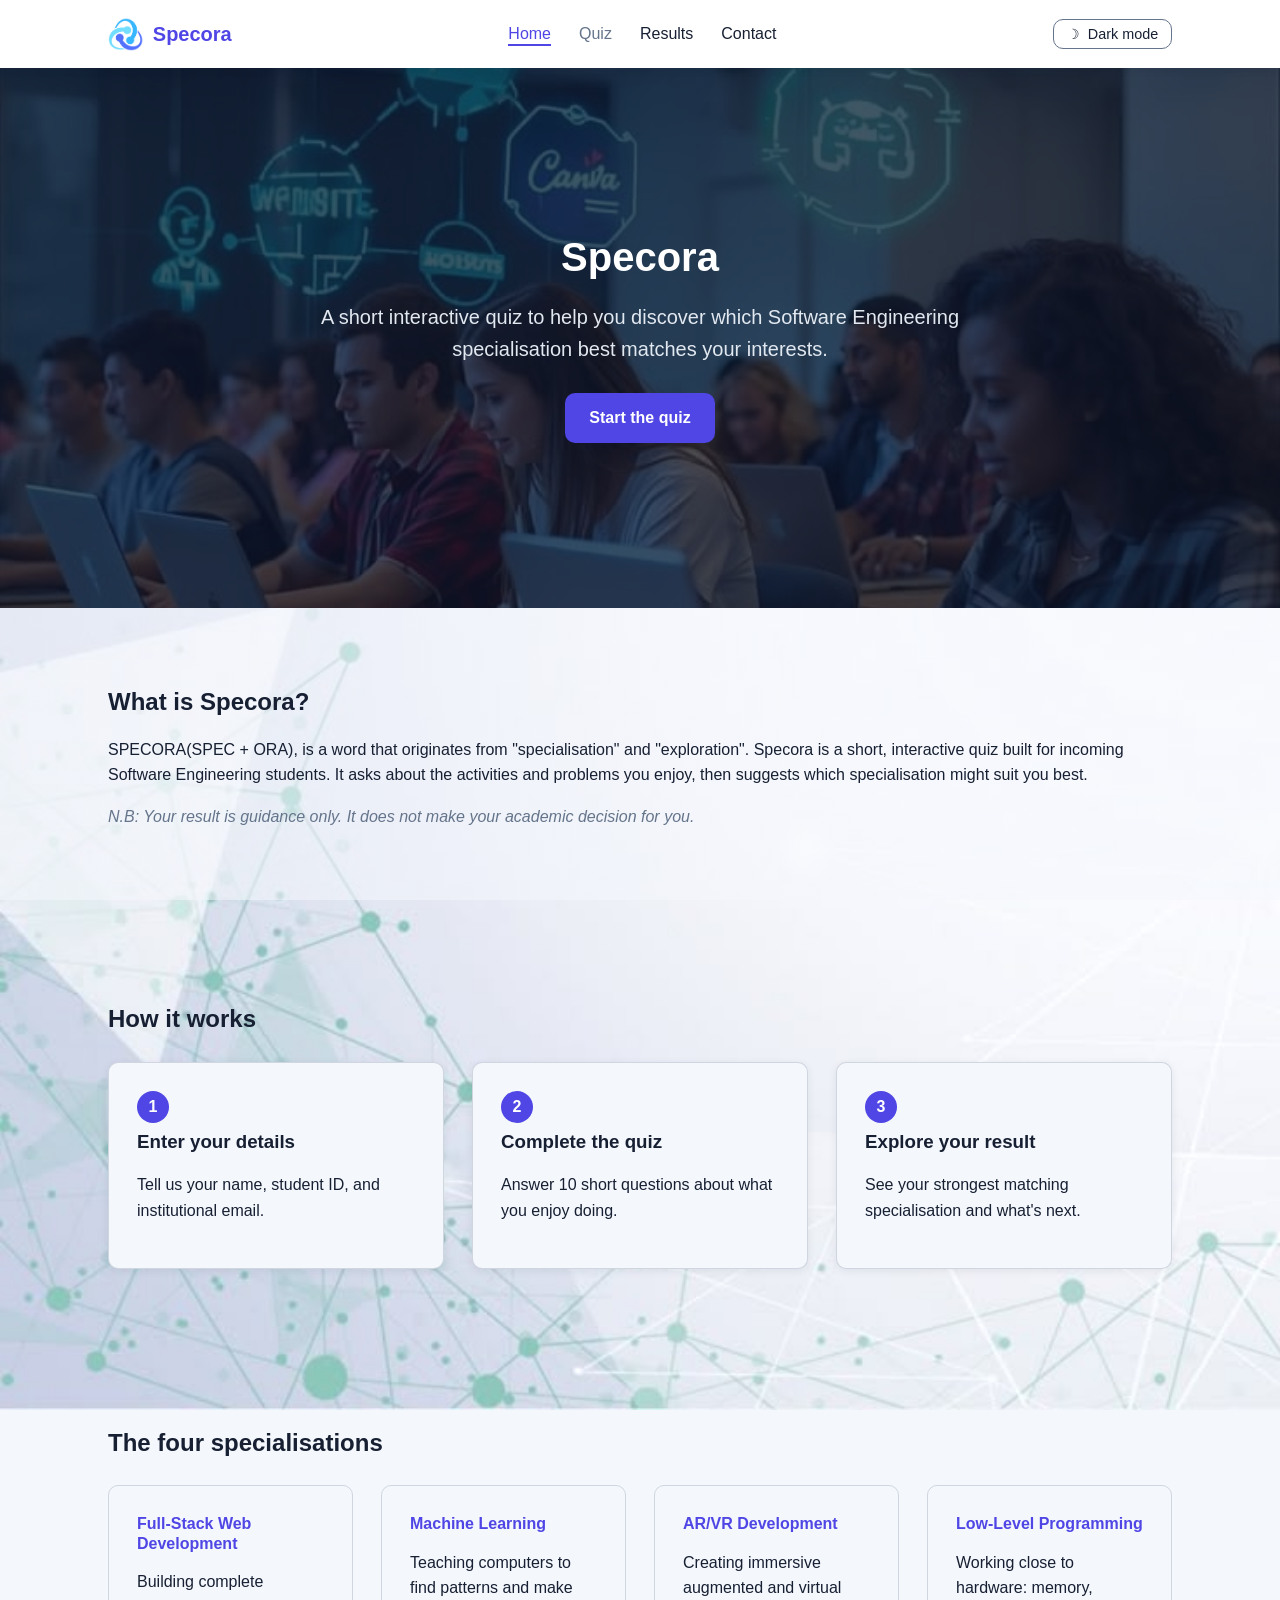
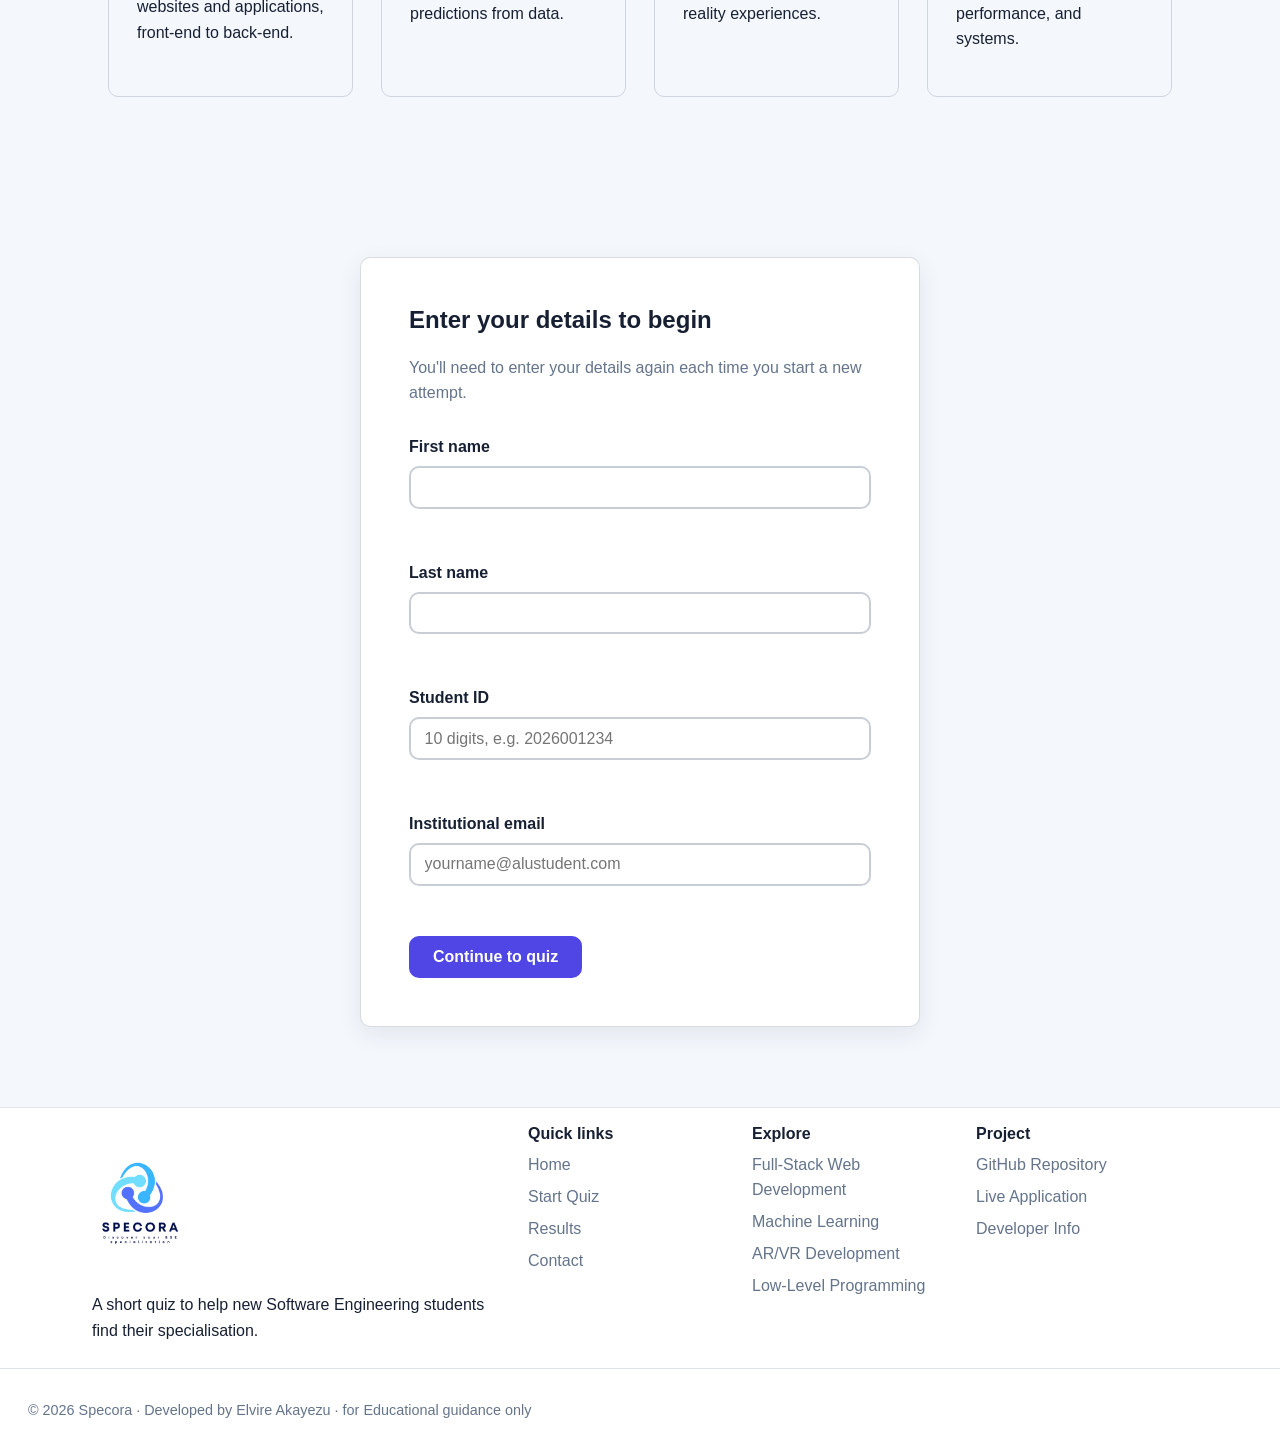
<file: index.html>
<!DOCTYPE html>
<html lang="en">
<head>
  <meta charset="UTF-8">
  <meta name="viewport" content="width=device-width, initial-scale=1.0">
  <title>Specora | Find Your Specialisation</title>
  <meta name="description" content="Specora helps incoming Software Engineering students discover which specialisation best matches their interests.">
  <link rel="icon" href="assets1/images/specora-2.png" type="image/png">
  <link rel="stylesheet" href="css/base.css">
  <link rel="stylesheet" href="css/landing.css">
</head>
<body>

  <!-- ============================================
       SHARED NAVIGATION
       Same markup appears on all four pages so the
       site feels like one connected application.
  ============================================= -->
  <header class="site-header">
    <div class="nav-wrap">
      <a href="index.html" class="logo">
        <img src="assets1/images/specora-2.png" alt="" class="logo-mark" width="36" height="36">
        Specora
      </a>

      <div class="nav-actions">
        <!-- type="button" stops this from ever behaving like a submit button -->
        <button type="button" id="theme-toggle" class="theme-toggle">
          <span id="theme-icon">&#9789;</span>
          <span id="theme-label">Dark mode</span>
        </button>

        <button
          type="button"
          class="nav-toggle"
          id="nav-toggle"
        >
          <span class="nav-toggle-bar"></span>
          <span class="nav-toggle-bar"></span>
          <span class="nav-toggle-bar"></span>
        </button>
      </div>

      <nav class="main-nav" id="main-nav">
        <ul>
          <li><a href="index.html" class="is-current">Home</a></li>
          <li><a href="quiz.html" id="quiz-nav-link">Quiz</a></li>
          <li><a href="results.html">Results</a></li>
          <li><a href="contact.html">Contact</a></li>
        </ul>
      </nav>
    </div>
  </header>

  <main>

    <!-- ============================================
         HERO SECTION
         The first thing a new student sees. Explains
         what the tool is and invites them to start.
    ============================================= -->
    <section class="hero">
      <div class="hero-slides" aria-hidden="true">
        <div class="hero-slide is-active" style="background-image: url('assets1/images/HOME.jpg');"></div>
        <div class="hero-slide" style="background-image: url('assets1/images/hero_2.jpg');"></div>
      </div>
      <div class="hero-overlay"></div>
      <div class="hero-content">
        <h1 class="fade-in-up">Specora</h1>
        <p class="hero-subtitle fade-in-up">
          A short interactive quiz to help you discover which Software
          Engineering specialisation best matches your interests.
        </p>
        <a href="#student-form" class="btn btn-primary fade-in-up">Start the quiz</a>
      </div>
    </section>

    <!-- ============================================
         ABOUT THE TOOL
    ============================================= -->
    <section class="section about-section">
      <div class="content-wrap reveal">
        <h2>What is Specora?</h2>
        <p>
          SPECORA(SPEC + ORA), is a word that originates from "specialisation" and "exploration". 
          Specora is a short, interactive quiz built for incoming
          Software Engineering students. It asks about the activities and
          problems you enjoy, then suggests which specialisation might suit
          you best.
        </p>
        <p class="disclaimer-text">
          N.B: Your result is guidance only. It does not make your academic
          decision for you.
        </p>
      </div>
    </section>

    <!-- ============================================
         HOW IT WORKS
         A 3-step process, so numbered markers make
         sense here (it's a real sequence).
    ============================================= -->
    <section class="section how-it-works">
      <div class="content-wrap">
        <h2 class="reveal">How it works</h2>
        <ol class="steps-list">
          <li class="step-card reveal reveal-delay-1">
            <span class="step-number">1</span>
            <h3>Enter your details</h3>
            <p>Tell us your name, student ID, and institutional email.</p>
          </li>
          <li class="step-card reveal reveal-delay-2">
            <span class="step-number">2</span>
            <h3>Complete the quiz</h3>
            <p>Answer 10 short questions about what you enjoy doing.</p>
          </li>
          <li class="step-card reveal reveal-delay-3">
            <span class="step-number">3</span>
            <h3>Explore your result</h3>
            <p>See your strongest matching specialisation and what's next.</p>
          </li>
        </ol>
      </div>
    </section>

    <!-- ============================================
         THE FOUR SPECIALISATIONS
    ============================================= -->
    <section class="section specialisations-section" id="specialisations">
      <div class="content-wrap">
        <h2 class="reveal">The four specialisations</h2>
        <div class="spec-grid">
          <article class="spec-card reveal reveal-delay-1" id="spec-fullstack">
            <h3>Full-Stack Web Development</h3>
            <p>Building complete websites and applications, front-end to back-end.</p>
          </article>
          <article class="spec-card reveal reveal-delay-2" id="spec-machine-learning">
            <h3>Machine Learning</h3>
            <p>Teaching computers to find patterns and make predictions from data.</p>
          </article>
          <article class="spec-card reveal reveal-delay-3" id="spec-arvr">
            <h3>AR/VR Development</h3>
            <p>Creating immersive augmented and virtual reality experiences.</p>
          </article>
          <article class="spec-card reveal" id="spec-low-level">
            <h3>Low-Level Programming</h3>
            <p>Working close to hardware: memory, performance, and systems.</p>
          </article>
        </div>
      </div>
    </section>

    <!-- ============================================
         STUDENT DETAILS FORM
         Validated live by js/landing.js.
    ============================================= -->
    <section class="section form-section" id="student-form">
      <div class="content-wrap form-wrap reveal">
        <h2>Enter your details to begin</h2>
        <p class="form-intro">
          You'll need to enter your details again each time you start a new attempt.
        </p>

        <form id="student-details-form" novalidate>

          <div class="form-group">
            <label for="first-name">First name</label>
            <input type="text" id="first-name" name="firstName" autocomplete="given-name">
            <small class="error-message" id="first-name-error"></small>
          </div>

          <div class="form-group">
            <label for="last-name">Last name</label>
            <input type="text" id="last-name" name="lastName" autocomplete="family-name">
            <small class="error-message" id="last-name-error"></small>
          </div>

          <div class="form-group">
            <label for="student-id">Student ID</label>
            <input type="text" id="student-id" name="studentId" inputmode="numeric" placeholder="10 digits, e.g. 2026001234">
            <small class="error-message" id="student-id-error"></small>
          </div>

          <div class="form-group">
            <label for="email">Institutional email</label>
            <input type="text" id="email" name="email" autocomplete="email" placeholder="yourname@alustudent.com">
            <small class="error-message" id="email-error"></small>
          </div>

          <button type="submit" class="btn btn-primary" id="start-quiz-btn">Continue to quiz</button>
        </form>
      </div>
    </section>

  </main>

  <!-- ============================================
       SHARED FOOTER
  ============================================= -->
  <footer class="site-footer">
    <div class="footer-wrap">
      <div class="footer-col footer-brand">
        <img src="assets1/images/Specora_logo.png" alt="Specora" class="footer-logo">
        <p>A short quiz to help new Software Engineering students find their specialisation.</p>
      </div>
      <div class="footer-col">
        <h3>Quick links</h3>
        <ul>
          <li><a href="index.html">Home</a></li>
          <li><a href="quiz.html">Start Quiz</a></li>
          <li><a href="results.html">Results</a></li>
          <li><a href="contact.html">Contact</a></li>
        </ul>
      </div>
      <div class="footer-col">
        <h3>Explore</h3>
        <ul>
          <li><a href="index.html#spec-fullstack">Full-Stack Web Development</a></li>
          <li><a href="index.html#spec-machine-learning">Machine Learning</a></li>
          <li><a href="index.html#spec-arvr">AR/VR Development</a></li>
          <li><a href="index.html#spec-low-level">Low-Level Programming</a></li>
        </ul>
      </div>
      <div class="footer-col">
        <h3>Project</h3>
        <ul>
          <li><a href="https://github.com/" target="_blank" rel="noopener">GitHub Repository</a></li>
          <li><a href="index.html">Live Application</a></li>
          <li><a href="contact.html">Developer Info</a></li>
        </ul>
      </div>
    </div>
    <div class="footer-bottom">
      <p>&copy; 2026 Specora &middot; Developed by Elvire Akayezu &middot; for Educational guidance only</p>
      <a href="#top" class="back-to-top">Back to top</a>
    </div>
  </footer>

  <script src="js/theme.js"></script>
  <script src="js/nav.js"></script>
  <script src="js/motion.js"></script>
  <script src="js/landing.js"></script>
</body>
</html>
</file>
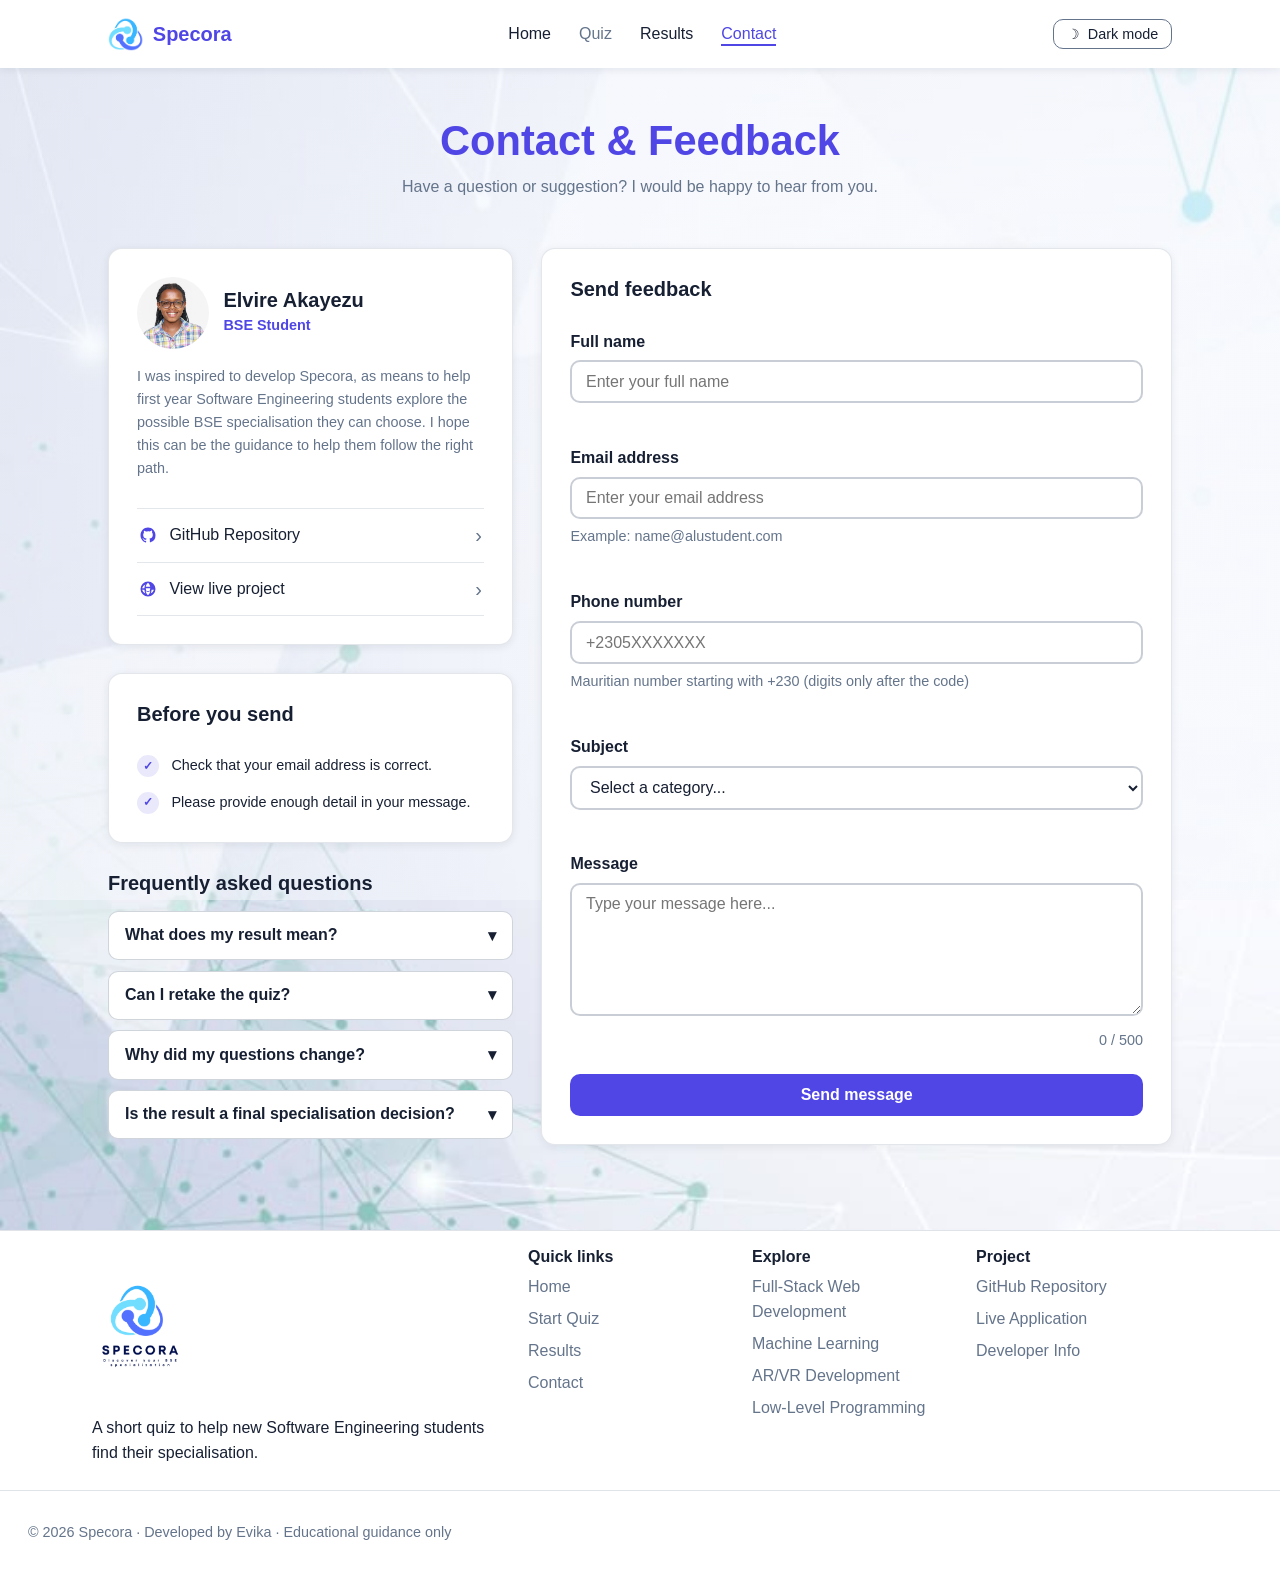
<file: contact.html>
<!DOCTYPE html>
<html lang="en">
<head>
  <meta charset="UTF-8">
  <meta name="viewport" content="width=device-width, initial-scale=1.0">
  <title>Contact & Feedback | Specora</title>
  <link rel="icon" href="assets1/images/specora-2.png" type="image/png">
  <link rel="stylesheet" href="css/base.css">
  <link rel="stylesheet" href="css/contact.css">
</head>
<body>

  <header class="site-header">
    <div class="nav-wrap">
      <a href="index.html" class="logo">
        <img src="assets1/images/specora-2.png" alt="" class="logo-mark" width="36" height="36">
        Specora
      </a>

      <div class="nav-actions">
        <button type="button" id="theme-toggle" class="theme-toggle">
          <span id="theme-icon">&#9789;</span>
          <span id="theme-label">Dark mode</span>
        </button>

        <button
          type="button"
          class="nav-toggle"
          id="nav-toggle"
        >
          <span class="nav-toggle-bar"></span>
          <span class="nav-toggle-bar"></span>
          <span class="nav-toggle-bar"></span>
        </button>
      </div>

      <nav class="main-nav" id="main-nav">
        <ul>
          <li><a href="index.html">Home</a></li>
          <li><a href="quiz.html">Quiz</a></li>
          <li><a href="results.html">Results</a></li>
          <li><a href="contact.html" class="is-current">Contact</a></li>
        </ul>
      </nav>
    </div>
  </header>

  <main>
    <section class="section contact-section">
      <div class="content-wrap">

        <header class="contact-hero">
          <h1 class="fade-in-up">Contact &amp; Feedback</h1>
          <p class="contact-subtitle fade-in-up">
            Have a question or suggestion? I would be happy to hear from you.
          </p>
        </header>

        <div class="contact-layout">

          <!-- Left column: author + tips -->
          <aside class="contact-sidebar">

            <article class="contact-card author-card reveal">
              <div class="author-profile">
                <!-- Put your photo in assets/profile.jpg (or .png / .webp) -->
                <div class="author-avatar">
                  <img
                    src="assets1/images/profile.jpg"
                    alt="Photo of Evika"
                    width="72"
                    height="72"
                    onerror="this.classList.add('is-missing'); this.alt='Profile photo placeholder';"
                  >
                  <span class="author-avatar-fallback">
                    <svg viewBox="0 0 64 64" width="40" height="40" focusable="false">
                      <circle cx="32" cy="24" r="12" fill="currentColor"/>
                      <path d="M10 56c4-14 16-20 22-20s18 6 22 20" fill="currentColor"/>
                    </svg>
                  </span>
                </div>
                <div>
                  <h2 class="author-name">Elvire Akayezu</h2>
                  <p class="author-role">BSE Student</p>
                </div>
              </div>

              <p class="author-bio">
                I was inspired to develop Specora, as means to help first year Software Engineering students
                explore the possible BSE specialisation they can choose. I hope this can be the guidance to help them follow the right path.
              </p>

              <ul class="author-links">
                <li>
                  <a href="https://github.com/Elvireak/specora_website" target="_blank" rel="noopener">
                    <span class="author-link-icon">
                      <svg viewBox="0 0 24 24" width="18" height="18" focusable="false">
                        <path fill="currentColor" d="M12 2C6.48 2 2 6.58 2 12.26c0 4.52 2.87 8.35 6.84 9.7.5.1.68-.22.68-.48 0-.24-.01-.87-.01-1.7-2.78.62-3.37-1.37-3.37-1.37-.45-1.18-1.11-1.5-1.11-1.5-.91-.64.07-.63.07-.63 1 .07 1.53 1.06 1.53 1.06.89 1.56 2.34 1.11 2.91.85.09-.66.35-1.11.63-1.37-2.22-.26-4.56-1.14-4.56-5.07 0-1.12.39-2.03 1.03-2.75-.1-.26-.45-1.3.1-2.7 0 0 .84-.27 2.75 1.05A9.3 9.3 0 0 1 12 6.84c.85.004 1.71.12 2.51.34 1.9-1.32 2.74-1.05 2.74-1.05.55 1.4.2 2.44.1 2.7.64.72 1.03 1.63 1.03 2.75 0 3.94-2.34 4.8-4.57 5.06.36.32.68.94.68 1.9 0 1.37-.01 2.47-.01 2.81 0 .26.18.59.69.48A10.03 10.03 0 0 0 22 12.26C22 6.58 17.52 2 12 2z"/>
                      </svg>
                    </span>
                    <span>GitHub Repository</span>
                    <span class="author-link-chevron">›</span>
                  </a>
                </li>
                <li>
                  <a href="index.html">
                    <span class="author-link-icon">
                      <svg viewBox="0 0 24 24" width="18" height="18" focusable="false">
                        <path fill="currentColor" d="M12 2a10 10 0 1 0 0 20 10 10 0 0 0 0-20zm7.93 9h-3.1a15.4 15.4 0 0 0-1.35-5.02A8.03 8.03 0 0 1 19.93 11zM12 4c.9 0 2.3 1.9 3.05 5H8.95C9.7 5.9 11.1 4 12 4zM4.07 13h3.1c.2 1.8.7 3.5 1.35 5.02A8.03 8.03 0 0 1 4.07 13zm3.1-2h-3.1a8.03 8.03 0 0 1 4.45-5.02A15.4 15.4 0 0 0 7.17 11zM12 20c-.9 0-2.3-1.9-3.05-5h6.1C14.3 18.1 12.9 20 12 20zm3.48-1.98A15.4 15.4 0 0 0 16.83 13h3.1a8.03 8.03 0 0 1-4.45 5.02zM16.83 11c-.2-1.8-.7-3.5-1.35-5.02A8.03 8.03 0 0 1 19.93 11h-3.1zM8.95 11h6.1c-.2 1.9-.75 3.7-1.55 5H10.5c-.8-1.3-1.35-3.1-1.55-5z"/>
                      </svg>
                    </span>
                    <span>View live project</span>
                    <span class="author-link-chevron">›</span>
                  </a>
                </li>
              </ul>
            </article>

            <article class="contact-card tips-card reveal reveal-delay-1">
              <h2 class="tips-title">Before you send</h2>
              <ul class="tips-list">
                <li>
                  <span class="tip-check">✓</span>
                  <span>Check that your email address is correct.</span>
                </li>
                <li>
                  <span class="tip-check">✓</span>
                  <span>Please provide enough detail in your message.</span>
                </li>
              </ul>
            </article>

            <!-- FAQ accordion (below Before you send) -->
            <section class="faq-section contact-faq reveal reveal-delay-2">
              <h2>Frequently asked questions</h2>
              <div class="faq-list">
                <div class="faq-item">
                  <button type="button" class="faq-question">
                    What does my result mean?
                    <span class="faq-arrow">&#9662;</span>
                  </button>
                  <div class="faq-answer">
                    <div class="faq-answer-inner">
                      <p>Your result shows which of the four specialisations your quiz answers leaned toward most, based on your interests. It is a starting point for reflection, not a fixed label.</p>
                    </div>
                  </div>
                </div>
                <div class="faq-item">
                  <button type="button" class="faq-question">
                    Can I retake the quiz?
                    <span class="faq-arrow">&#9662;</span>
                  </button>
                  <div class="faq-answer">
                    <div class="faq-answer-inner">
                      <p>Yes. On the Results page, use &quot;Retake with new questions&quot;. You will re-enter your details and get a different set of questions than last time.</p>
                    </div>
                  </div>
                </div>
                <div class="faq-item">
                  <button type="button" class="faq-question">
                    Why did my questions change?
                    <span class="faq-arrow">&#9662;</span>
                  </button>
                  <div class="faq-answer">
                    <div class="faq-answer-inner">
                      <p>Specora rotates between two prepared question sets each time you take the quiz, so a retake gives you fresh scenarios rather than the exact same questions.</p>
                    </div>
                  </div>
                </div>
                <div class="faq-item">
                  <button type="button" class="faq-question">
                    Is the result a final specialisation decision?
                    <span class="faq-arrow">&#9662;</span>
                  </button>
                  <div class="faq-answer">
                    <div class="faq-answer-inner">
                      <p>No. This tool offers guidance only, based on a short quiz. Your final specialisation choice should also involve your own research and a conversation with your academic advisor.</p>
                    </div>
                  </div>
                </div>
              </div>
            </section>

          </aside>

          <!-- Right column: feedback form -->
          <div class="contact-card form-card reveal">
            <h2>Send feedback</h2>

            <form id="contact-form" novalidate>

              <div class="form-group">
                <label for="contact-name">Full name</label>
                <input
                  type="text"
                  id="contact-name"
                  name="fullName"
                  autocomplete="name"
                  placeholder="Enter your full name"
                >
                <small class="error-message" id="contact-name-error"></small>
              </div>

              <div class="form-group">
                <label for="contact-email">Email address</label>
                <input
                  type="text"
                  id="contact-email"
                  name="email"
                  autocomplete="email"
                  placeholder="Enter your email address"
                >
                <small class="field-hint">Example: name@alustudent.com</small>
                <small class="error-message" id="contact-email-error"></small>
              </div>

              <div class="form-group">
                <label for="contact-phone">Phone number</label>
                <input
                  type="tel"
                  id="contact-phone"
                  name="phone"
                  autocomplete="tel"
                  placeholder="+2305XXXXXXX"
                >
                <small class="field-hint">Mauritian number starting with +230 (digits only after the code)</small>
                <small class="error-message" id="contact-phone-error"></small>
              </div>

              <div class="form-group">
                <label for="contact-subject">Subject</label>
                <select id="contact-subject" name="subject">
                  <option value="" selected disabled>Select a category...</option>
                  <option value="general-feedback">General feedback</option>
                  <option value="technical-problem">Technical problem</option>
                  <option value="question-about-results">Question about my results</option>
                  <option value="accessibility-suggestion">Accessibility suggestion</option>
                </select>
                <small class="error-message" id="contact-subject-error"></small>
              </div>

              <div class="form-group">
                <label for="contact-message">Message</label>
                <textarea
                  id="contact-message"
                  name="message"
                  rows="6"
                  maxlength="500"
                  placeholder="Type your message here..."
                ></textarea>
                <div class="message-meta">
                  <small class="error-message" id="contact-message-error"></small>
                  <small class="char-count" id="char-count">0 / 500</small>
                </div>
              </div>

              <button type="submit" class="btn btn-primary">Send message</button>

              <div class="form-status" id="form-status" hidden>
                <span class="form-status-icon">i</span>
                <p id="form-status-text"></p>
              </div>
            </form>
          </div>

        </div>
      </div>
    </section>
  </main>

  <footer class="site-footer">
    <div class="footer-wrap">
      <div class="footer-col footer-brand">
        <img src="assets1/images/Specora_logo.png" alt="Specora" class="footer-logo">
        <p>A short quiz to help new Software Engineering students find their specialisation.</p>
      </div>
      <div class="footer-col">
        <h3>Quick links</h3>
        <ul>
          <li><a href="index.html">Home</a></li>
          <li><a href="quiz.html">Start Quiz</a></li>
          <li><a href="results.html">Results</a></li>
          <li><a href="contact.html">Contact</a></li>
        </ul>
      </div>
      <div class="footer-col">
        <h3>Explore</h3>
        <ul>
          <li><a href="index.html#spec-fullstack">Full-Stack Web Development</a></li>
          <li><a href="index.html#spec-machine-learning">Machine Learning</a></li>
          <li><a href="index.html#spec-arvr">AR/VR Development</a></li>
          <li><a href="index.html#spec-low-level">Low-Level Programming</a></li>
        </ul>
      </div>
      <div class="footer-col">
        <h3>Project</h3>
        <ul>
          <li><a href="https://github.com/" target="_blank" rel="noopener">GitHub Repository</a></li>
          <li><a href="index.html">Live Application</a></li>
          <li><a href="contact.html">Developer Info</a></li>
        </ul>
      </div>
    </div>
    <div class="footer-bottom">
      <p>&copy; 2026 Specora &middot; Developed by Evika &middot; Educational guidance only</p>
      <a href="#top" class="back-to-top">Back to top</a>
    </div>
  </footer>

  <script src="js/theme.js"></script>
  <script src="js/nav.js"></script>
  <script src="js/motion.js"></script>
  <script src="js/contact.js"></script>
</body>
</html>
</file>
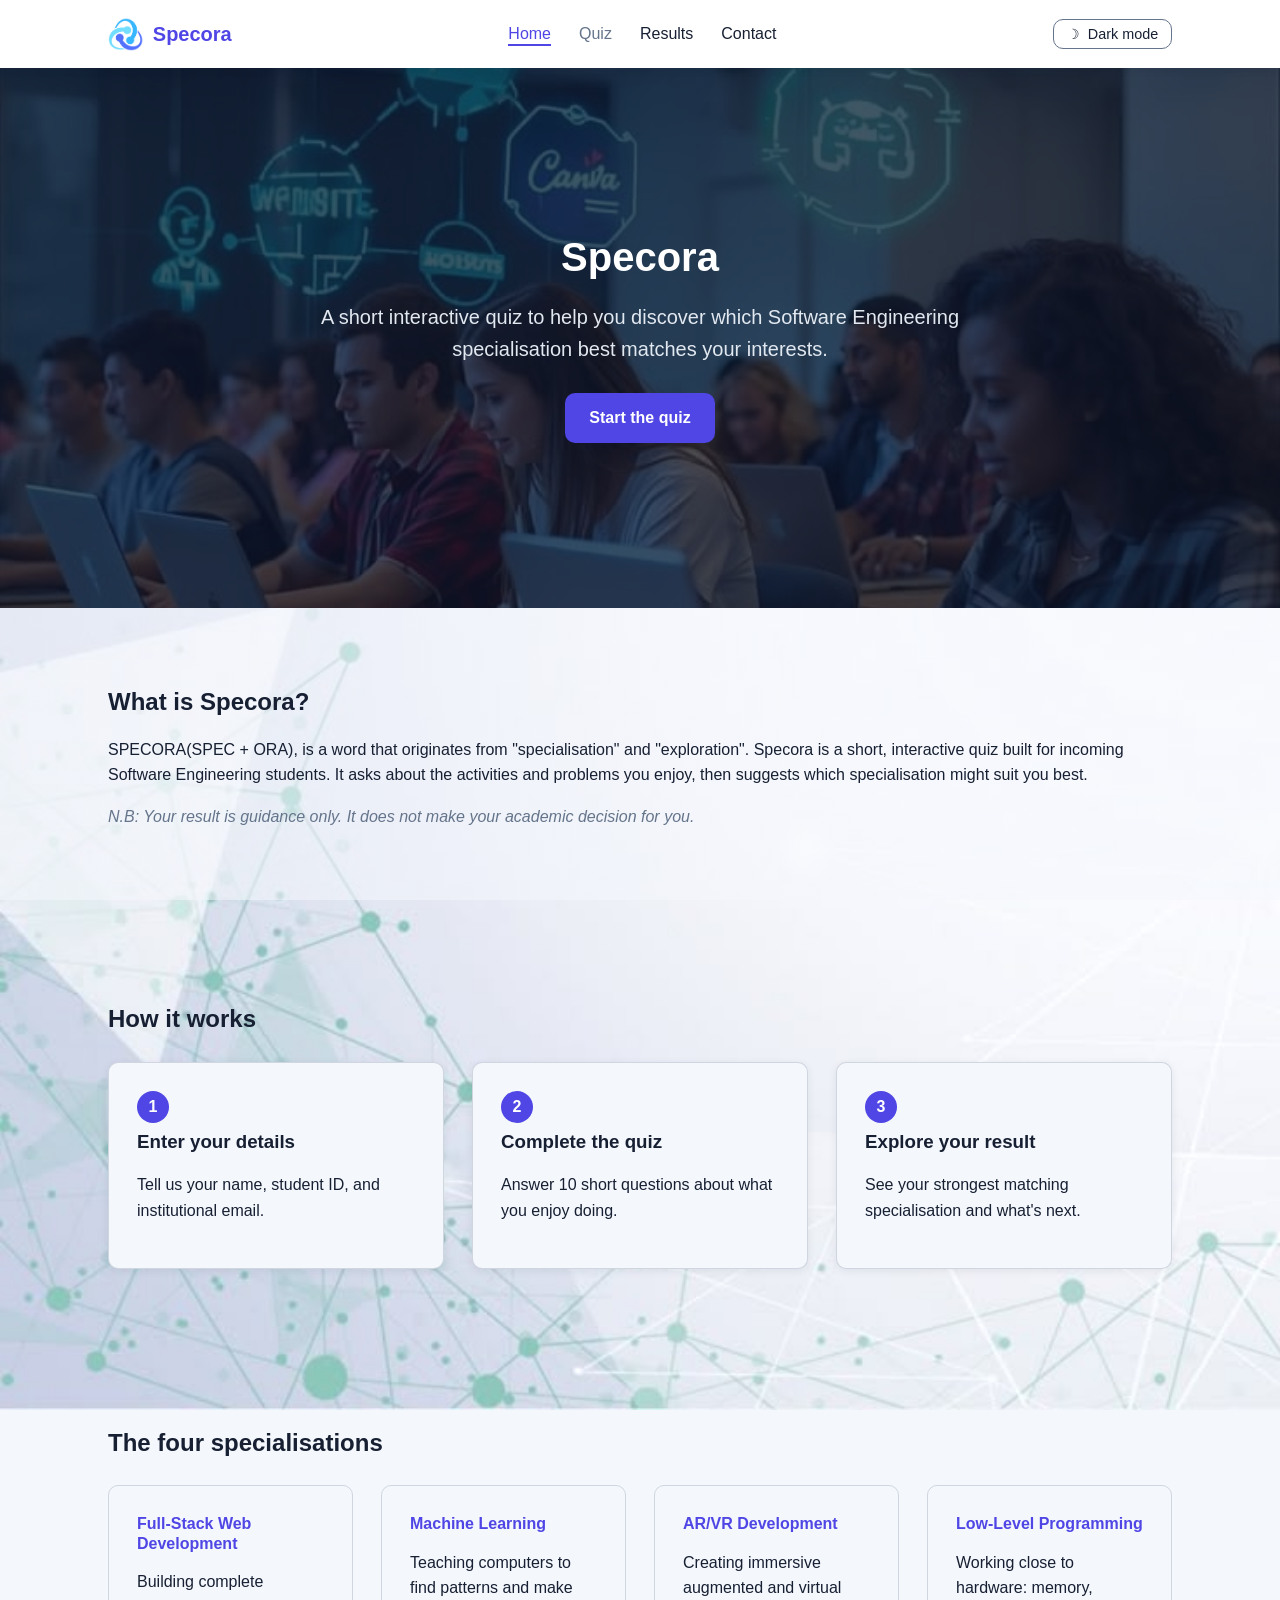
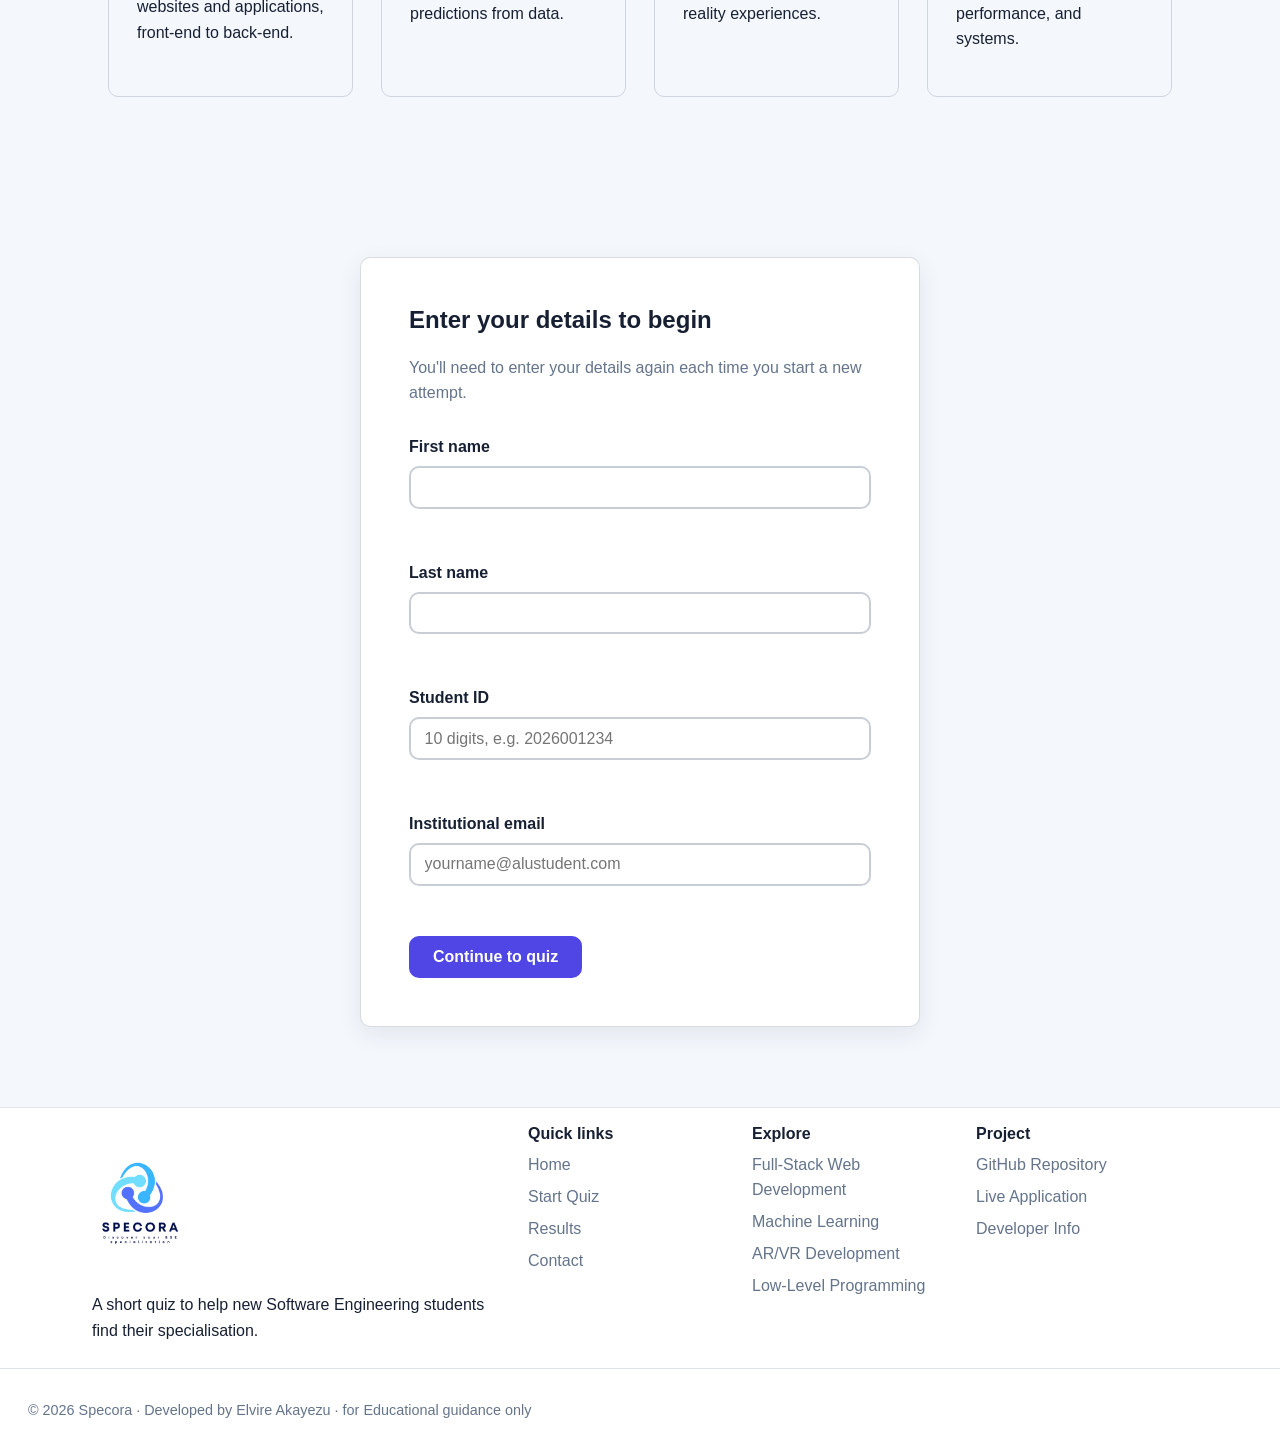
<file: quiz.html>
<!DOCTYPE html>
<html lang="en">
<head>
  <meta charset="UTF-8">
  <meta name="viewport" content="width=device-width, initial-scale=1.0">
  <title>Quiz | Specora</title>
  <link rel="icon" href="assets1/images/specora-2.png" type="image/png">
  <link rel="stylesheet" href="css/base.css">
  <link rel="stylesheet" href="css/quiz.css">
</head>
<body>

  <!-- Same shared nav as every page. Quiz is marked active here. -->
  <header class="site-header">
    <div class="nav-wrap">
      <a href="index.html" class="logo">
        <img src="assets1/images/specora-2.png" alt="" class="logo-mark" width="36" height="36">
        Specora
      </a>

      <div class="nav-actions">
        <button type="button" id="theme-toggle" class="theme-toggle">
          <span id="theme-icon">&#9789;</span>
          <span id="theme-label">Dark mode</span>
        </button>

        <button
          type="button"
          class="nav-toggle"
          id="nav-toggle"
        >
          <span class="nav-toggle-bar"></span>
          <span class="nav-toggle-bar"></span>
          <span class="nav-toggle-bar"></span>
        </button>
      </div>

      <nav class="main-nav" id="main-nav">
        <ul>
          <li><a href="index.html">Home</a></li>
          <li><a href="quiz.html" class="is-current">Quiz</a></li>
          <li><a href="results.html">Results</a></li>
          <li><a href="contact.html">Contact</a></li>
        </ul>
      </nav>
    </div>
  </header>

  <main class="quiz-main">
    <div class="content-wrap quiz-wrap">

        <!--
           TIMERS + PROGRESS
           Sit above the question so they stay visible
           and in the same position the whole quiz.
     -->
      <div class="quiz-status-bar">
        <div class="timer-display" id="overall-timer-display">
          <span class="timer-label">Overall time</span>
          <span class="timer-value" id="overall-timer">02:00</span>
        </div>

        <div class="progress-wrap">
          <div class="progress-text" id="progress-text">Question 1 of 10</div>
          <div class="progress-track" id="progress-bar-track">
            <div class="progress-fill" id="progress-bar-fill"></div>
          </div>
        </div>
      </div>

      <!-- QUESTION AREA
           quiz.js replaces the contents of #question-text
           and #answer-options for each question. -->
      <section class="question-card" id="question-card">
        <div class="question-timer-row">
          <span class="timer-label">Question time</span>
          <span class="timer-value" id="question-timer">00:20</span>
        </div>

        <h2 class="question-text" id="question-text">Loading question...</h2>

        <!-- Options are built here by JS, one per question -->
        <div class="answer-options" id="answer-options"></div>

        <!-- Placeholder area used later by audio/video questions -->
        <div class="media-area" id="media-area"></div>

        <button type="button" class="btn btn-primary next-btn" id="next-btn" disabled>
          Next question
        </button>
      </section>

    </div>
  </main>

  <script src="js/theme.js"></script>
  <script src="js/nav.js"></script>
  <script src="js/motion.js"></script>
  <script src="js/quiz.js"></script>
</body>
</html>
</file>
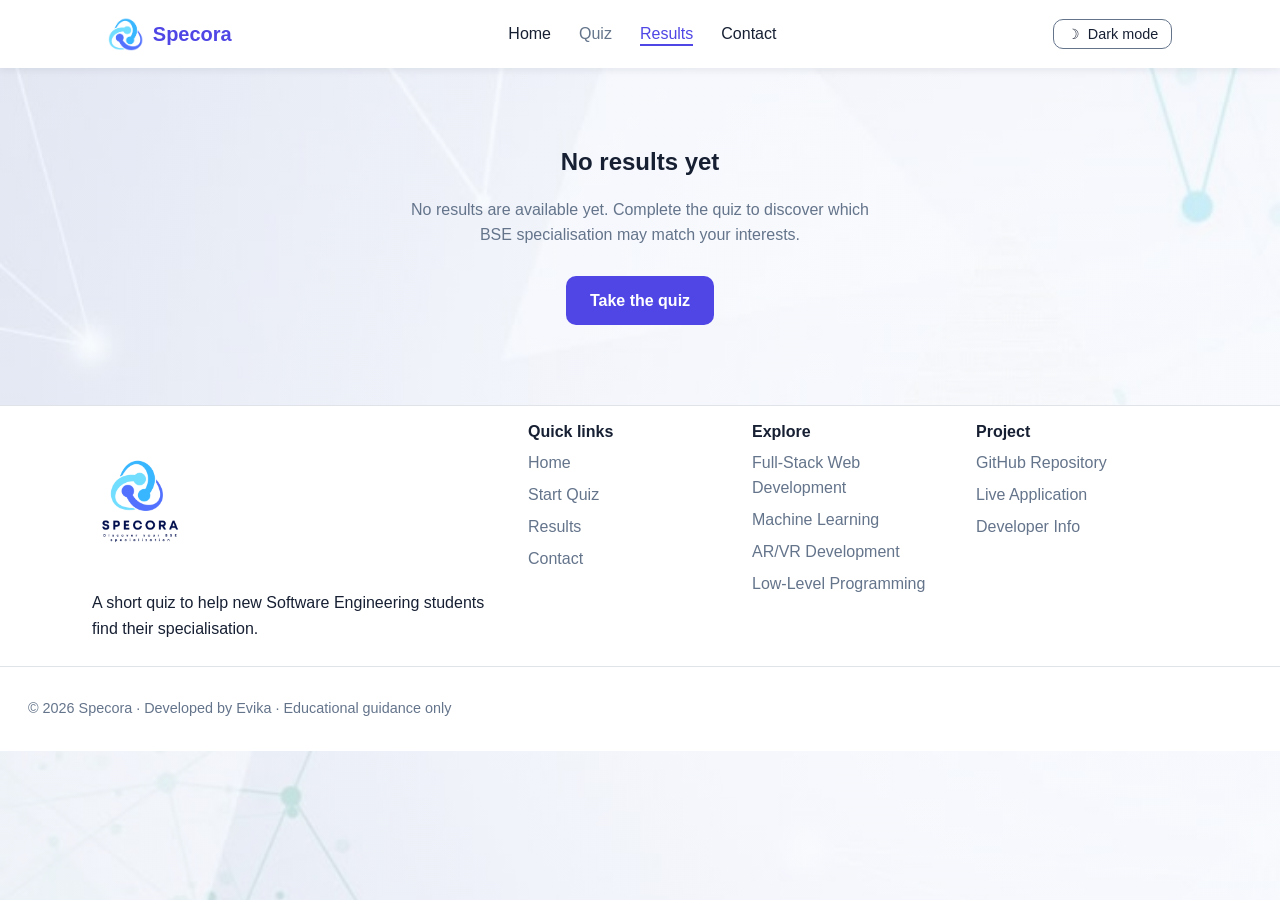
<file: results.html>
<!DOCTYPE html>
<html lang="en">
<head>
  <meta charset="UTF-8">
  <meta name="viewport" content="width=device-width, initial-scale=1.0">
  <title>Your Results | Specora</title>
  <link rel="icon" href="assets1/images/specora-2.png" type="image/png">
  <link rel="stylesheet" href="css/base.css">
  <link rel="stylesheet" href="css/results.css">
</head>
<body>

  <header class="site-header">
    <div class="nav-wrap">
      <a href="index.html" class="logo">
        <img src="assets1/images/specora-2.png" alt="" class="logo-mark" width="36" height="36">
        Specora
      </a>

      <div class="nav-actions">
        <button type="button" id="theme-toggle" class="theme-toggle">
          <span id="theme-icon">&#9789;</span>
          <span id="theme-label">Dark mode</span>
        </button>

        <button
          type="button"
          class="nav-toggle"
          id="nav-toggle"
        >
          <span class="nav-toggle-bar"></span>
          <span class="nav-toggle-bar"></span>
          <span class="nav-toggle-bar"></span>
        </button>
      </div>

      <nav class="main-nav" id="main-nav">
        <ul>
          <li><a href="index.html">Home</a></li>
          <li><a href="quiz.html">Quiz</a></li>
          <li><a href="results.html" class="is-current">Results</a></li>
          <li><a href="contact.html">Contact</a></li>
        </ul>
      </nav>
    </div>
  </header>

  <main>

    <!-- ============================================
         EMPTY STATE
         Shown by results.js when no saved result exists
         (e.g. student opens this page before taking the quiz).
    ============================================= -->
    <section class="section empty-state" id="empty-state">
      <div class="content-wrap">
        <h1>No results yet</h1>
        <p>No results are available yet. Complete the quiz to discover which BSE specialisation may match your interests.</p>
        <a href="quiz.html" class="btn btn-primary">Take the quiz</a>
      </div>
    </section>

    <!-- ============================================
         REAL RESULTS
         Hidden by default; results.js fills it in and reveals
         it only when a saved result is actually found.
    ============================================= -->
    <section class="section results-content" id="results-content" hidden>
      <div class="content-wrap">

        <p class="student-greeting fade-in-up" id="student-greeting">Hi there!</p>

        <!-- Strongest-match highlight card -->
        <article class="match-card match-reveal stagger-1" id="match-card">
          <div class="match-card-icon" id="match-card-icon">
            <svg viewBox="0 0 64 64" width="56" height="56" focusable="false">
              <rect x="6" y="10" width="52" height="40" rx="6" fill="currentColor" opacity="0.15"/>
              <rect x="6" y="10" width="52" height="10" rx="6" fill="currentColor" opacity="0.35"/>
              <circle cx="14" cy="15" r="2" fill="currentColor"/>
              <circle cx="22" cy="15" r="2" fill="currentColor"/>
              <circle cx="30" cy="15" r="2" fill="currentColor"/>
              <text x="32" y="42" text-anchor="middle" font-size="16" font-family="Segoe UI, Arial, sans-serif" font-weight="700" fill="currentColor">&lt;/&gt;</text>
            </svg>
          </div>
          <div class="match-card-body">
            <p class="match-card-label" id="match-card-label">Your strongest match</p>
            <h1 class="match-card-title" id="match-heading">—</h1>
            <p class="match-card-description" id="top-category-description"></p>
          </div>
        </article>

        <div class="results-grid fade-in-up stagger-2">

          <!-- Left column: canvas bar chart -->
          <div class="results-chart-col">
            <h2>Your scores across all four specialisations</h2>
            <div class="chart-panel">
              <canvas id="results-canvas" width="600" height="360"></canvas>
            </div>
          </div>

          <!-- Right column: next steps -->
          <div class="results-next-col">
            <h2>Suggested next steps</h2>
            <ol class="next-steps-list" id="next-steps-list">
              <!-- results.js fills in recommendations -->
            </ol>
          </div>

        </div>

        <!-- Text score list (also highlights top / tied categories) -->
        <ul class="score-list fade-in-up stagger-3" id="score-list">
          <!-- results.js fills in one <li> per category -->
        </ul>

        <p class="disclaimer-text results-disclaimer fade-in-up stagger-4">
          This result is guidance only. It does not make your final academic decision for you.
        </p>

        <div class="results-actions fade-in-up stagger-4">
          <button type="button" class="btn btn-primary" id="retake-btn">Retake with new questions</button>
          <a href="index.html" class="btn btn-secondary">Return home</a>
        </div>

        <!-- FAQ accordion -->
        <section class="faq-section fade-in-up stagger-5" id="faq-section">
          <h2>Frequently asked questions</h2>
          <div class="faq-list">
            <div class="faq-item">
              <button type="button" class="faq-question">
                What does my result mean?
                <span class="faq-arrow">&#9662;</span>
              </button>
              <div class="faq-answer">
                <div class="faq-answer-inner">
                  <p>Your result shows which of the four specialisations your quiz answers leaned toward most, based on your interests. It is a starting point for reflection, not a fixed label.</p>
                </div>
              </div>
            </div>
            <div class="faq-item">
              <button type="button" class="faq-question">
                Can I retake the quiz?
                <span class="faq-arrow">&#9662;</span>
              </button>
              <div class="faq-answer">
                <div class="faq-answer-inner">
                  <p>Yes. Use the &quot;Retake with new questions&quot; button above. You will re-enter your details and get a different set of questions than last time.</p>
                </div>
              </div>
            </div>
            <div class="faq-item">
              <button type="button" class="faq-question">
                Why did my questions change?
                <span class="faq-arrow">&#9662;</span>
              </button>
              <div class="faq-answer">
                <div class="faq-answer-inner">
                  <p>Specora rotates between two prepared question sets each time you take the quiz, so a retake gives you fresh scenarios rather than the exact same questions.</p>
                </div>
              </div>
            </div>
            <div class="faq-item">
              <button type="button" class="faq-question">
                Is the result a final specialisation decision?
                <span class="faq-arrow">&#9662;</span>
              </button>
              <div class="faq-answer">
                <div class="faq-answer-inner">
                  <p>No. This tool offers guidance only, based on a short quiz. Your final specialisation choice should also involve your own research and a conversation with your academic advisor.</p>
                </div>
              </div>
            </div>
          </div>
        </section>

      </div>
    </section>

  </main>

  <footer class="site-footer">
    <div class="footer-wrap">
      <div class="footer-col footer-brand">
        <img src="assets1/images/Specora_logo.png" alt="Specora" class="footer-logo">
        <p>A short quiz to help new Software Engineering students find their specialisation.</p>
      </div>
      <div class="footer-col">
        <h3>Quick links</h3>
        <ul>
          <li><a href="index.html">Home</a></li>
          <li><a href="quiz.html">Start Quiz</a></li>
          <li><a href="results.html">Results</a></li>
          <li><a href="contact.html">Contact</a></li>
        </ul>
      </div>
      <div class="footer-col">
        <h3>Explore</h3>
        <ul>
          <li><a href="index.html#spec-fullstack">Full-Stack Web Development</a></li>
          <li><a href="index.html#spec-machine-learning">Machine Learning</a></li>
          <li><a href="index.html#spec-arvr">AR/VR Development</a></li>
          <li><a href="index.html#spec-low-level">Low-Level Programming</a></li>
        </ul>
      </div>
      <div class="footer-col">
        <h3>Project</h3>
        <ul>
          <li><a href="https://github.com/" target="_blank" rel="noopener">GitHub Repository</a></li>
          <li><a href="index.html">Live Application</a></li>
          <li><a href="contact.html">Developer Info</a></li>
        </ul>
      </div>
    </div>
    <div class="footer-bottom">
      <p>&copy; 2026 Specora &middot; Developed by Evika &middot; Educational guidance only</p>
      <a href="#top" class="back-to-top">Back to top</a>
    </div>
  </footer>

  <script src="js/theme.js"></script>
  <script src="js/nav.js"></script>
  <script src="js/motion.js"></script>
  <script src="js/results.js"></script>
</body>
</html>
</file>
<file: css/base.css>
/* SPECORA — shared styles (loaded by every page) */

:root { /* CSS variables = one place to change site colours / sizes */
  --color-bg: #F4F7FC; /* page background */
  --color-surface: #FFFFFF; /* cards, header, footer panels */
  --color-primary: #4F46E5; /* Specora brand purple */
  --color-secondary: #4F46E5; /* matches brand (focus rings, accents) */
  --color-accent: #0F766E; /* teal — used for ML chart bar only */
  --color-text: #172033; /* main body text */
  --color-text-muted: #64748B; /* hints, captions, quieter text */
  --color-warning: #F59E0B; /* timers running low */
  --color-error: #B91C1C; /* invalid fields / danger */
  --color-success: #15803D; /* valid fields */
  --bg-overlay: rgba(244, 247, 252, 0.55); /* lighter wash — photo shows through more */

  --page-width: 1120px; /* max width of centred content */
  --radius: 10px; /* shared rounded corners */
  --shadow: 0 2px 8px rgba(23, 32, 51, 0.08); /* soft card shadow */
  --shadow-hover: 0 6px 18px rgba(23, 32, 51, 0.12); /* stronger on hover */

  --space-xs: 0.5rem; /* tiny gap */
  --space-sm: 1rem;
  --space-md: 1.75rem;
  --space-lg: 3rem;
  --space-xl: 5rem; /* large section padding */

  --font-base: "Segoe UI", Arial, sans-serif; /* site typeface */
  --text-sm: 0.9rem;
  --text-base: 1rem;
  --text-lg: 1.25rem;
  --text-xl: 1.75rem;
  --text-2xl: 2.5rem; /* hero headings */
  color-scheme: light; /* native controls (select menus) stay light */
}

html[data-theme="dark"] { /* theme.js sets data-theme="dark" on <html> */
  color-scheme: dark; /* native controls (select menus) use dark UI */
  --color-bg: #0F172A;
  --color-surface: #1E293B;
  --color-primary: #818CF8; /* lighter purple for dark bg */
  --color-secondary: #818CF8;
  --color-accent: #2DD4BF;
  --color-text: #F8FAFC;
  --color-text-muted: #CBD5E1;
  --color-warning: #FBBF24;
  --color-error: #F87171;
  --color-success: #4ADE80;
  --bg-overlay: rgba(15, 23, 42, 0.55); /* darker wash — photo still visible */
}

* { box-sizing: border-box; } /* width includes padding + border */

html { scroll-behavior: smooth; } /* smooth in-page anchors */

body {
  margin: 0; /* remove browser default margin */
  font-family: var(--font-base);
  background-color: var(--color-bg);
  background-image:
    linear-gradient(var(--bg-overlay), var(--bg-overlay)), /* keep text readable */
    url("../assets1/images/backgrnd_img.jpg"); /* site-wide photo (light mode) */
  background-size: cover;
  background-position: center;
  background-attachment: fixed; /* parallax-style fixed backdrop */
  background-repeat: no-repeat;
  color: var(--color-text);
  line-height: 1.6; /* readable paragraph spacing */
  transition: background-color 0.25s ease, color 0.25s ease; /* theme flip */
}

html[data-theme="dark"] body {
  background-image: none; /* no photo in dark mode — solid dark bg only */
}

img { max-width: 100%; display: block; } /* responsive images, no inline gap */
a { color: var(--color-primary); } /* links use brand colour */
h1, h2, h3 { line-height: 1.2; margin-top: 0; } /* tight headings */

a:focus-visible,
button:focus-visible,
input:focus-visible,
textarea:focus-visible,
select:focus-visible {
  outline: 3px solid var(--color-secondary); /* ring when Tab-focused */
  outline-offset: 2px; /* gap between ring and element */
}

@media (prefers-reduced-motion: reduce) { /* accessibility: less motion */
  html { scroll-behavior: auto; }
  *, *::before, *::after {
    animation-duration: 0.001ms !important;
    animation-iteration-count: 1 !important;
    transition-duration: 0.001ms !important;
  }
}

.content-wrap {
  max-width: var(--page-width);
  margin: 0 auto; /* centre the page column */
  padding: 0 var(--space-md); /* side gutters on small screens */
}

.section { padding: var(--space-xl) 0; } /* vertical rhythm between sections */

.section:nth-of-type(even) {
  background-color: transparent; /* let site background image show */
}

/* --- header / navigation --- */
.site-header {
  position: sticky; /* stays visible while scrolling */
  top: 0;
  z-index: 50; /* above page content */
  background-color: var(--color-surface);
  box-shadow: var(--shadow);
}

.nav-wrap {
  max-width: var(--page-width);
  margin: 0 auto;
  padding: var(--space-sm) var(--space-md);
  display: flex; /* logo | nav | actions in a row */
  align-items: center;
  justify-content: space-between;
  gap: var(--space-md);
  flex-wrap: wrap; /* allow wrap on narrow screens */
}

.logo {
  order: 1; /* left side */
  display: inline-flex;
  align-items: center;
  gap: 0.55rem;
  font-weight: 700;
  font-size: var(--text-lg);
  color: var(--color-primary);
  text-decoration: none;
}

.logo-mark {
  width: 36px;
  height: 36px;
  object-fit: contain; /* header mark (specora-2) */
  display: block;
  flex-shrink: 0;
  transition: transform 0.2s ease;
}

.logo:hover .logo-mark {
  transform: scale(1.08); /* soft logo pop */
}

.main-nav { order: 2; } /* centre-ish links */

.nav-actions {
  order: 3; /* theme + hamburger on the right */
  display: flex;
  align-items: center;
  gap: var(--space-sm);
}

.nav-toggle {
  display: none; /* desktop: hidden; mobile media query shows it */
  flex-direction: column;
  justify-content: center;
  gap: 5px; /* space between the 3 bars */
  width: 2.5rem;
  height: 2.5rem;
  padding: 0.45rem;
  background: none;
  border: 1px solid var(--color-text-muted);
  border-radius: var(--radius);
  cursor: pointer;
}

.nav-toggle-bar {
  display: block;
  width: 100%;
  height: 2px; /* one hamburger line */
  background-color: var(--color-text);
  border-radius: 1px;
  transition: transform 0.2s ease, opacity 0.2s ease; /* animate to X */
}

.site-header.nav-open .nav-toggle-bar:nth-child(1) {
  transform: translateY(7px) rotate(45deg); /* top → diagonal */
}
.site-header.nav-open .nav-toggle-bar:nth-child(2) { opacity: 0; } /* middle disappears */
.site-header.nav-open .nav-toggle-bar:nth-child(3) {
  transform: translateY(-7px) rotate(-45deg); /* bottom → diagonal */
}

.main-nav ul {
  list-style: none; /* remove bullets */
  display: flex;
  gap: var(--space-md);
  margin: 0;
  padding: 0;
}

.main-nav a {
  position: relative;
  text-decoration: none;
  color: var(--color-text);
  font-weight: 500;
  padding-bottom: 4px;
  border-bottom: 2px solid transparent; /* keep layout space */
  transition: color 0.2s ease;
}

.main-nav a::after {
  content: "";
  position: absolute;
  left: 0;
  bottom: 0;
  width: 100%;
  height: 2px;
  background-color: var(--color-primary);
  transform: scaleX(0);
  transform-origin: left center;
  transition: transform 0.25s ease;
}

.main-nav a:hover {
  color: var(--color-primary);
}

.main-nav a:hover::after,
.main-nav a.is-current::after {
  transform: scaleX(1); /* slide underline in */
}

.main-nav a.disabled-link {
  color: var(--color-text-muted);
  border-bottom-color: transparent;
  cursor: not-allowed; /* Quiz locked until student form saved */
}

.main-nav a.disabled-link::after {
  display: none;
}

.main-nav a.disabled-link:hover { color: var(--color-text-muted); }

.main-nav a.is-current {
  color: var(--color-primary);
  border-bottom-color: transparent; /* underline via ::after */
}

.theme-toggle {
  display: flex;
  align-items: center;
  gap: var(--space-xs);
  background: none;
  border: 1px solid var(--color-text-muted);
  border-radius: var(--radius);
  padding: 0.4rem 0.8rem;
  font-family: inherit;
  font-size: var(--text-sm);
  color: var(--color-text);
  cursor: pointer;
  transition: background-color 0.2s ease;
}

.theme-toggle:hover { background-color: var(--color-bg); }

/* --- shared buttons --- */
.btn {
  display: inline-block;
  padding: 0.75rem 1.5rem;
  border-radius: var(--radius);
  font-family: inherit;
  font-size: var(--text-base);
  font-weight: 600;
  text-decoration: none; /* works for <a class="btn"> too */
  border: none;
  cursor: pointer;
  transition: transform 0.15s ease, box-shadow 0.15s ease;
}

.btn:hover {
  transform: translateY(-2px); /* lift on hover */
  box-shadow: var(--shadow-hover);
}

.btn:active {
  transform: scale(0.97); /* press feedback */
  box-shadow: none;
}

.btn-primary {
  background-color: var(--color-primary);
  color: #FFFFFF; /* white text on purple */
}

.btn-secondary {
  background-color: transparent;
  color: var(--color-primary);
  border: 2px solid var(--color-primary); /* outlined button */
}

/* --- forms (Home student form + Contact) --- */
.form-wrap {
  max-width: 560px;
  background-color: var(--color-surface);
  border: 1px solid rgba(100, 116, 139, 0.25); /* light slate border */
  border-radius: var(--radius);
  padding: var(--space-lg);
  box-shadow: 0 8px 24px rgba(23, 32, 51, 0.08);
  transition: transform 0.15s ease, box-shadow 0.15s ease;
}

.form-wrap:hover {
  transform: translateY(-3px);
  box-shadow: 0 12px 30px rgba(23, 32, 51, 0.12);
}

.form-intro {
  color: var(--color-text-muted);
  margin-bottom: var(--space-md);
}

.form-group { margin-bottom: var(--space-md); } /* space between fields */

.form-group label {
  display: block; /* label above input */
  font-weight: 600;
  margin-bottom: 0.4rem;
}

.form-group input,
.form-group textarea,
.form-group select {
  width: 100%; /* full row */
  padding: 0.65rem 0.85rem;
  font-family: inherit;
  font-size: var(--text-base);
  color: var(--color-text);
  background-color: var(--color-surface);
  border: 2px solid rgba(100, 116, 139, 0.35); /* default grey border */
  border-radius: var(--radius);
  transition: border-color 0.15s ease, background-color 0.15s ease;
}

/* Dropdown list items (Subject category on Contact) */
.form-group select option {
  background-color: var(--color-surface);
  color: var(--color-text);
}

html[data-theme="dark"] .form-group select {
  color-scheme: dark;
  background-color: var(--color-surface);
  color: var(--color-text);
}

html[data-theme="dark"] .form-group select option {
  background-color: #1E293B;
  color: #F8FAFC;
}

html[data-theme="dark"] .form-group select option:checked,
html[data-theme="dark"] .form-group select option:hover {
  background-color: #334155;
  color: #F8FAFC;
}

.form-group input.is-valid,
.form-group select.is-valid { /* JS adds .is-valid after checks pass */
  border-color: var(--color-success);
  background-color: rgba(21, 128, 61, 0.06); /* light green wash */
}

.form-group input.is-invalid,
.form-group select.is-invalid { /* JS adds .is-invalid on errors */
  border-color: var(--color-error);
  background-color: rgba(185, 28, 28, 0.06); /* light red wash */
}

/* --- FAQ accordion (Results + Contact) --- */
.faq-section {
  margin-top: var(--space-lg);
}

.faq-section h2 {
  font-size: var(--text-lg);
  margin-bottom: var(--space-sm);
}

.faq-list {
  max-width: 720px;
}

.faq-item {
  border: 1px solid rgba(100, 116, 139, 0.3);
  border-radius: var(--radius);
  background-color: var(--color-surface);
  margin-bottom: 0.65rem;
  overflow: hidden;
}

.faq-question {
  width: 100%;
  display: flex;
  align-items: center;
  justify-content: space-between;
  gap: var(--space-sm);
  background: none;
  border: none;
  text-align: left;
  padding: 0.85rem 1rem;
  font-family: inherit;
  font-size: var(--text-base);
  font-weight: 600;
  color: var(--color-text);
  cursor: pointer;
}

.faq-arrow {
  flex-shrink: 0;
  transition: transform 0.25s ease;
}

.faq-question.open .faq-arrow {
  transform: rotate(180deg);
}

.faq-answer {
  display: grid;
  grid-template-rows: 0fr; /* collapsed */
  opacity: 0;
  border-top: 1px solid transparent;
  transition:
    grid-template-rows 0.35s ease,
    opacity 0.25s ease,
    border-color 0.25s ease;
}

.faq-question.open + .faq-answer {
  grid-template-rows: 1fr; /* expand smoothly */
  opacity: 1;
  border-top-color: rgba(100, 116, 139, 0.15);
}

.faq-answer-inner {
  overflow: hidden;
  min-height: 0;
}

.faq-answer-inner p {
  margin: 0.75rem 1rem 0.9rem;
  color: var(--color-text-muted);
}

.error-message {
  display: block;
  min-height: 1.2em; /* keeps layout stable when error appears */
  margin-top: 0.35rem;
  font-size: var(--text-sm);
  color: var(--color-error);
}

/* --- footer --- */
.site-footer {
  background-color: var(--color-surface);
  border-top: 1px solid rgba(100, 116, 139, 0.2);
  padding-top: 1rem; /* space between top line and footer content */
}

.footer-wrap {
  max-width: var(--page-width);
  margin: 0 auto;
  padding: 0 var(--space-md) 0.5rem; /* sides + bottom */
  display: grid;
  grid-template-columns: 2fr 1fr 1fr 1fr; /* wider brand column */
  gap: var(--space-md);
}

.footer-col h3 {
  font-size: var(--text-base);
  margin-bottom: var(--space-xs);
}

.footer-logo {
  display: block;
  max-width: 160px;
  width: 100%;
  height: auto;
  margin-bottom: var(--space-xs); /* Specora_logo in footer brand column */
  margin-left: -3rem;
  transition: transform 0.2s ease;
}

.footer-brand:hover .footer-logo {
  transform: scale(1.04);
}

.footer-brand p {
  margin-top: 0;
  margin-left: -1rem;
}

.footer-col ul { list-style: none; padding: 0; margin: 0; }

.footer-col li {
  margin-bottom: 0.4rem;
  color: var(--color-text-muted);
}

.footer-col a {
  color: var(--color-text-muted);
  text-decoration: none;
}

.footer-col a:hover { color: var(--color-primary); }

.footer-bottom {
  border-top: 1px solid rgba(100, 116, 139, 0.2);
  padding: var(--space-sm) var(--space-md);
  display: flex;
  align-items: center;
  justify-content: space-between; /* copyright | back to top */
  flex-wrap: wrap;
  gap: var(--space-sm);
  font-size: var(--text-sm);
  color: var(--color-text-muted);
}

.back-to-top {
  text-decoration: none;
  opacity: 0;
  visibility: hidden;
  pointer-events: none;
  transform: translateY(6px);
  transition: opacity 0.3s ease, transform 0.3s ease, visibility 0.3s ease, color 0.2s ease;
}

.back-to-top.is-visible {
  opacity: 1;
  visibility: visible;
  pointer-events: auto;
  transform: translateY(0);
}

@media (max-width: 900px) {
  .footer-wrap { grid-template-columns: repeat(2, 1fr); } /* tablet: 2 columns */
}

@media (max-width: 640px) { /* phone layout */
  .nav-wrap { flex-wrap: wrap; }

  .nav-actions {
    order: 2;
    margin-left: auto; /* keep actions on the right */
  }

  .nav-toggle { display: flex; } /* show hamburger */

  .main-nav {
    display: none; /* collapsed by default */
    order: 3;
    width: 100%; /* full-width dropdown */
    padding-top: var(--space-sm);
    border-top: 1px solid rgba(100, 116, 139, 0.2);
  }

  .site-header.nav-open .main-nav { display: block; } /* opened by nav.js */

  .main-nav ul {
    flex-direction: column; /* stack links */
    gap: 0;
  }

  .main-nav a {
    display: block;
    padding: 0.75rem 0;
    border-bottom: none;
  }

  .main-nav a.is-current { border-bottom: none; }

  #theme-label { /* visually hide label text; icon remains */
    position: absolute;
    width: 1px;
    height: 1px;
    padding: 0;
    margin: -1px;
    overflow: hidden;
    clip: rect(0, 0, 0, 0);
    white-space: nowrap;
    border: 0;
  }

  .footer-wrap { grid-template-columns: 1fr; } /* one column on phones */
}

/* --- shared motion --- */
.fade-in-up {
  animation: fadeInUp 0.6s ease both;
}

.stagger-1 { animation-delay: 0.08s; }
.stagger-2 { animation-delay: 0.16s; }
.stagger-3 { animation-delay: 0.24s; }
.stagger-4 { animation-delay: 0.32s; }
.stagger-5 { animation-delay: 0.4s; }

@keyframes fadeInUp {
  from { opacity: 0; transform: translateY(16px); }
  to   { opacity: 1; transform: translateY(0); }
}

/* Scroll reveal (motion.js adds .is-visible) */
.reveal {
  opacity: 0;
  transform: translateY(18px);
  transition: opacity 0.55s ease, transform 0.55s ease;
}

.reveal.is-visible {
  opacity: 1;
  transform: translateY(0);
}

.reveal-delay-1 { transition-delay: 0.08s; }
.reveal-delay-2 { transition-delay: 0.16s; }
.reveal-delay-3 { transition-delay: 0.24s; }

/* Match card “moment” on Results */
@keyframes matchReveal {
  from { opacity: 0; transform: scale(0.96) translateY(10px); }
  to   { opacity: 1; transform: scale(1) translateY(0); }
}

.match-card.match-reveal {
  animation: matchReveal 0.55s ease both;
}

.match-card.match-reveal.stagger-1 {
  animation-delay: 0.08s;
}

/* Theme toggle soft pulse */
@keyframes themePulse {
  0%   { opacity: 1; }
  45%  { opacity: 0.88; }
  100% { opacity: 1; }
}

html.theme-switching body {
  animation: themePulse 0.35s ease;
}

/* Form status slide-in (Contact) */
@keyframes statusIn {
  from { opacity: 0; transform: translateY(10px); }
  to   { opacity: 1; transform: translateY(0); }
}

.form-status:not([hidden]) {
  animation: statusIn 0.35s ease both;
}

@media (prefers-reduced-motion: reduce) {
  .fade-in-up,
  .match-card.match-reveal,
  .form-status:not([hidden]),
  html.theme-switching body,
  .score-item.score-cascade,
  .timeout-message,
  .empty-state .btn-primary {
    animation: none !important;
  }

  .reveal {
    opacity: 1;
    transform: none;
    transition: none;
  }

  .faq-answer,
  .faq-question.open + .faq-answer,
  .back-to-top,
  .main-nav a::after,
  .logo-mark,
  .footer-logo {
    transition: none !important;
  }

  .faq-question.open + .faq-answer {
    grid-template-rows: 1fr;
    opacity: 1;
  }

  .back-to-top.is-visible {
    opacity: 1;
    visibility: visible;
    transform: none;
  }

  .btn:hover,
  .btn:active,
  .step-card:hover,
  .spec-card:hover,
  .form-wrap:hover,
  .contact-card:hover,
  .contact-card.reveal.is-visible:hover,
  .logo:hover .logo-mark,
  .footer-brand:hover .footer-logo {
    transform: none;
  }
}
</file>
<file: css/landing.css>
/* landing.css — Home page only (hero, steps, specialisations) */

.hero {
  position: relative;
  min-height: 60vh; /* tall first screen */
  display: flex;
  align-items: center;
  justify-content: center;
  text-align: center;
  color: #FFFFFF; /* text over dark overlay */
  overflow: hidden;
  padding: var(--space-lg) var(--space-md);
  background-color: #0F172A; /* fallback while images load */
}

.hero-slides {
  position: absolute;
  inset: 0;
  z-index: 0;
}

.hero-slide {
  position: absolute;
  inset: 0;
  background-size: cover;
  background-position: center;
  opacity: 0;
  transform: scale(1.04); /* soft zoom while idle/entering */
  transition: opacity 1.1s ease, transform 6.5s ease;
}

.hero-slide.is-active {
  opacity: 1;
  transform: scale(1); /* gentle settle while shown */
  z-index: 1;
}

.hero-overlay {
  position: absolute;
  inset: 0;
  z-index: 1;
  background: rgba(15, 23, 42, 0.72); /* keep title readable on both photos */
  pointer-events: none;
}

.hero-content {
  position: relative;
  z-index: 2;
  max-width: 700px; /* keep text readable */
}

@media (prefers-reduced-motion: reduce) {
  .hero-slide {
    transition: opacity 0.01ms linear;
    transform: none;
  }

  .hero-slide.is-active {
    transform: none;
  }
}

.hero h1 {
  font-size: var(--text-2xl); /* Specora title */
  margin-bottom: var(--space-sm);
}

.hero-subtitle {
  font-size: var(--text-lg);
  margin-bottom: var(--space-md);
  color: #E2E8F0; /* soft white */
}

.hero-subtitle.fade-in-up { animation-delay: 0.1s; } /* appear slightly later */
.hero .btn.fade-in-up { animation-delay: 0.2s; } /* button last */

.steps-list {
  list-style: none;
  margin: var(--space-md) 0 0;
  padding: 0;
  display: grid;
  grid-template-columns: repeat(3, 1fr); /* How it works: 3 cards */
  gap: var(--space-md);
}

.step-card {
  background-color: var(--color-bg);
  border: 1px solid rgba(100, 116, 139, 0.25);
  border-radius: var(--radius);
  padding: var(--space-md);
  box-shadow: var(--shadow);
  transition: transform 0.15s ease, box-shadow 0.15s ease;
}

.step-card:hover {
  transform: translateY(-3px); /* lift card */
  box-shadow: var(--shadow-hover);
}

html[data-theme="dark"] .step-card { background-color: var(--color-bg); }

.step-number {
  display: inline-flex;
  align-items: center;
  justify-content: center;
  width: 2rem;
  height: 2rem;
  border-radius: 50%; /* circle badge */
  background-color: var(--color-primary);
  color: #FFFFFF;
  font-weight: 700;
  margin-bottom: var(--space-xs);
}

.spec-grid {
  margin-top: var(--space-md);
  display: grid;
  grid-template-columns: repeat(4, 1fr); /* FS / ML / ARVR / Low-level */
  gap: var(--space-md);
}

.spec-card {
  border: 1px solid rgba(100, 116, 139, 0.25);
  border-radius: var(--radius);
  padding: var(--space-md);
  transition: transform 0.15s ease, box-shadow 0.15s ease;
  scroll-margin-top: 5.5rem; /* clear sticky header when linked from footer */
}

.spec-card:hover {
  transform: translateY(-3px);
  box-shadow: var(--shadow-hover);
}

.spec-card h3 {
  color: var(--color-secondary); /* brand colour titles */
  font-size: var(--text-base);
}

.disclaimer-text {
  color: var(--color-text-muted);
  font-style: italic; /* guidance-only note */
}

@media (max-width: 900px) {
  .spec-grid { grid-template-columns: repeat(2, 1fr); } /* tablet: 2×2 */
}

@media (max-width: 640px) {
  .steps-list,
  .spec-grid { grid-template-columns: 1fr; } /* phone: stack everything */
  .hero h1 { font-size: var(--text-xl); } /* smaller hero title */
}
</file>
<file: css/contact.css>
/* contact.css — Contact page (sidebar + form card). Field basics = base.css */

.contact-section {
  padding-top: var(--space-lg);
  padding-bottom: var(--space-xl);
}

.contact-hero {
  text-align: center; /* title + subtitle */
  margin-bottom: var(--space-lg);
}

.contact-hero h1 {
  color: var(--color-primary);
  font-size: clamp(1.9rem, 4vw, 2.6rem); /* grows with viewport */
  margin-bottom: 0.5rem;
}

.contact-subtitle {
  margin: 0 auto;
  max-width: 36rem;
  color: var(--color-text-muted);
}

.contact-layout {
  display: grid;
  grid-template-columns: minmax(240px, 0.9fr) minmax(0, 1.4fr); /* left info | right form */
  gap: var(--space-md);
  align-items: start;
}

.contact-sidebar {
  display: flex;
  flex-direction: column; /* author card then tips card */
  gap: var(--space-md);
}

.contact-card {
  background-color: var(--color-surface);
  border: 1px solid rgba(100, 116, 139, 0.18);
  border-radius: calc(var(--radius) + 4px);
  box-shadow: var(--shadow);
  padding: var(--space-md);
  transition: transform 0.15s ease, box-shadow 0.15s ease;
}

.contact-card:hover {
  transform: translateY(-3px);
  box-shadow: var(--shadow-hover);
}

.contact-card.reveal.is-visible:hover {
  transform: translateY(-3px); /* keep lift after scroll-reveal */
}

.form-card h2,
.tips-title {
  margin: 0 0 var(--space-md);
  font-size: var(--text-lg);
}

.author-profile {
  display: flex; /* photo | name */
  align-items: center;
  gap: 0.9rem;
  margin-bottom: var(--space-sm);
}

.author-avatar {
  position: relative; /* for fallback icon overlay */
  flex-shrink: 0;
  width: 72px;
  height: 72px;
  border-radius: 50%; /* circle crop */
  overflow: hidden;
  background-color: rgba(79, 70, 229, 0.12);
  color: var(--color-primary);
  line-height: 0;
}

.author-avatar img {
  width: 100%;
  height: 100%;
  object-fit: cover; /* crop photo to circle */
  display: block;
}

.author-avatar-fallback {
  display: none; /* hidden while photo loads */
  position: absolute;
  inset: 0; /* fill the circle */
  align-items: center;
  justify-content: center;
}

.author-avatar img.is-missing { display: none; } /* onerror class */

.author-avatar img.is-missing + .author-avatar-fallback {
  display: flex; /* show silhouette if no photo */
}

.author-name {
  margin: 0;
  font-size: var(--text-lg);
}

.author-role {
  margin: 0.15rem 0 0;
  color: var(--color-primary); /* “BSE Student” */
  font-weight: 600;
  font-size: var(--text-sm);
}

.author-bio {
  margin: 0 0 var(--space-md);
  color: var(--color-text-muted);
  font-size: var(--text-sm);
}

.author-links {
  list-style: none;
  margin: 0;
  padding: 0;
  border-top: 1px solid rgba(100, 116, 139, 0.18);
}

.author-links li {
  border-bottom: 1px solid rgba(100, 116, 139, 0.18); /* row dividers */
}

.author-links a {
  display: flex;
  align-items: center;
  gap: 0.75rem;
  padding: 0.85rem 0.15rem;
  text-decoration: none;
  color: var(--color-text);
  font-weight: 500;
  transition: color 0.15s ease;
}

.author-links a:hover { color: var(--color-primary); }

.author-link-icon {
  display: inline-flex;
  color: var(--color-primary); /* GitHub / globe icons */
}

.author-link-chevron {
  margin-left: auto; /* push › to far right */
  color: var(--color-text-muted);
  font-size: 1.25rem;
  line-height: 1;
}

.tips-list {
  list-style: none;
  margin: 0;
  padding: 0;
  display: flex;
  flex-direction: column;
  gap: 0.85rem;
}

.tips-list li {
  display: flex;
  align-items: flex-start;
  gap: 0.75rem;
  color: var(--color-text);
  font-size: var(--text-sm);
}

.tip-check {
  flex-shrink: 0;
  width: 1.4rem;
  height: 1.4rem;
  border-radius: 50%; /* purple check badge */
  background-color: rgba(79, 70, 229, 0.12);
  color: var(--color-primary);
  display: inline-flex;
  align-items: center;
  justify-content: center;
  font-size: 0.75rem;
  font-weight: 700;
  margin-top: 0.05rem;
}

.form-card .form-group { margin-bottom: 1.15rem; }

.field-hint {
  display: block;
  margin-top: 0.35rem;
  color: var(--color-text-muted); /* e.g. Example: name@… */
  font-size: var(--text-sm);
}

.message-meta {
  display: flex;
  align-items: flex-start;
  justify-content: space-between; /* error left, 0/500 right */
  gap: var(--space-sm);
  margin-top: 0.35rem;
}

.message-meta .error-message {
  margin-top: 0;
  flex: 1;
}

.char-count {
  flex-shrink: 0;
  color: var(--color-text-muted);
  font-size: var(--text-sm);
  font-variant-numeric: tabular-nums; /* steady digit width */
}

.form-card .btn-primary {
  width: 100%; /* full-width Send button */
  justify-content: center;
  margin-top: 0.25rem;
}

.form-status {
  display: flex;
  align-items: flex-start;
  gap: 0.75rem;
  margin-top: var(--space-md);
  padding: 0.9rem 1rem;
  background-color: rgba(100, 116, 139, 0.08); /* neutral info box */
  border-radius: var(--radius);
  color: var(--color-text-muted);
}

.form-status[hidden] {
  display: none !important; /* fully hide box + “i” until submit */
}

.form-status-icon {
  flex-shrink: 0;
  width: 1.35rem;
  height: 1.35rem;
  border-radius: 50%;
  border: 1.5px solid currentColor; /* circled “i” */
  display: inline-flex;
  align-items: center;
  justify-content: center;
  font-size: 0.75rem;
  font-weight: 700;
  font-style: italic;
  line-height: 1;
  margin-top: 0.1rem;
}

.form-status p {
  margin: 0;
  font-size: var(--text-sm);
}

.form-status.is-success {
  background-color: rgba(21, 128, 61, 0.1); /* JS success state */
  color: var(--color-success);
}

.form-status.is-error {
  background-color: rgba(185, 28, 28, 0.08); /* JS error state */
  color: var(--color-error);
}

.form-group textarea.is-valid,
.form-group input.is-valid,
.form-group select.is-valid {
  border-color: var(--color-success); /* covers phone/subject/message too */
  background-color: rgba(21, 128, 61, 0.06);
}

.form-group textarea.is-invalid,
.form-group input.is-invalid,
.form-group select.is-invalid {
  border-color: var(--color-error);
  background-color: rgba(185, 28, 28, 0.06);
}

.contact-faq {
  margin-top: 0; /* sits directly under Before you send */
}

.contact-faq .faq-list {
  max-width: none;
}

.contact-faq .faq-item {
  /* match sidebar card edges */
  box-shadow: none;
}

@media (max-width: 860px) {
  .contact-layout { grid-template-columns: 1fr; } /* stack sidebar above form */
}
</file>
<file: css/quiz.css>
/* --- Styles for the Quiz page only --- */

/* --- PAGE LAYOUT SHELL --- */
.quiz-main { padding: var(--space-lg) 0; }
.quiz-wrap { max-width: 760px; }

/* --- STATUS BAR (TIMER LEFT | PROGRESS RIGHT) --- */
.quiz-status-bar {
  display: flex;
  align-items: center;
  justify-content: space-between;
  gap: var(--space-md);
  margin-bottom: var(--space-md);
  flex-wrap: wrap;
}

.timer-display,
.question-timer-row {
  display: flex;
  align-items: center;
  gap: 0.5rem;
}

.timer-label {
  font-size: var(--text-sm);
  color: var(--color-text-muted);
}

/* --- TIMER VALUE + URGENCY STATES --- */
.timer-value {
  font-weight: 700;
  font-variant-numeric: tabular-nums;
  font-size: var(--text-lg);
  color: var(--color-primary);
  transition: color 0.2s ease;
}

.timer-value.timer-warning { color: var(--color-warning); }

.timer-value.timer-danger {
  color: var(--color-error);
  animation: gentlePulse 1s ease-in-out infinite;
}

@keyframes gentlePulse {
  0%, 100% { opacity: 1; }
  50% { opacity: 0.55; }
}

/* --- PROGRESS TRACK + FILL --- */
.progress-wrap {
  flex: 1;
  min-width: 200px;
}

.progress-text {
  font-size: var(--text-sm);
  color: var(--color-text-muted);
  margin-bottom: 0.3rem;
}

.progress-track {
  background-color: var(--color-surface);
  border: 1px solid rgba(100, 116, 139, 0.3);
  border-radius: 999px;
  height: 10px;
  overflow: hidden;
}

.progress-fill {
  height: 100%;
  width: 10%; /* initial; quiz.js overwrites each question */
  background-color: var(--color-secondary);
  border-radius: 999px;
  transition: width 0.4s ease;
  transform-origin: left center;
}

.progress-fill.is-ticking {
  animation: progressTick 0.4s ease;
}

@keyframes progressTick {
  0%   { transform: scaleY(1); }
  40%  { transform: scaleY(1.35); }
  100% { transform: scaleY(1); }
}

/* --- QUESTION CARD + PROMPT --- */
.question-card {
  background-color: var(--color-surface);
  border-radius: var(--radius);
  box-shadow: var(--shadow);
  padding: var(--space-md);
  animation: fadeInUp 0.4s ease both;
}

.question-timer-row { margin-bottom: var(--space-sm); }

.question-text {
  font-size: var(--text-lg);
  margin-bottom: var(--space-md);
}

/* --- ANSWER OPTIONS --- */
.answer-options {
  display: flex;
  flex-direction: column;
  gap: 0.75rem;
  margin-bottom: var(--space-md);
}

.option-btn {
  text-align: left;
  padding: 0.85rem 1rem;
  border: 2px solid rgba(100, 116, 139, 0.3);
  border-radius: var(--radius);
  background-color: var(--color-bg);
  color: var(--color-text);
  font-family: inherit;
  font-size: var(--text-base);
  cursor: pointer;
  transition: border-color 0.15s ease, background-color 0.15s ease, transform 0.15s ease;
}

.option-btn:hover { border-color: var(--color-primary); }

.option-btn.is-pressed {
  transform: scale(0.97); /* brief press feedback from selectOption() */
}

.option-btn.selected {
  border-color: var(--color-primary);
  background-color: rgba(79, 70, 229, 0.1);
  font-weight: 600;
  animation: optionSelect 0.28s ease;
}

@keyframes optionSelect {
  from { transform: scale(0.97); }
  to   { transform: scale(1); }
}

.option-btn:disabled {
  cursor: not-allowed;
  opacity: 0.7; /* locked after timeout */
}

.next-btn:disabled {
  opacity: 0.5;
  cursor: not-allowed;
  transform: none;
  box-shadow: none;
}

/* --- MEDIA PLAYERS (AUDIO / VIDEO) --- */
.media-audio,
.media-video {
  margin-bottom: var(--space-md);
  padding: var(--space-sm);
  background-color: var(--color-bg);
  border-radius: var(--radius);
}

.media-video video {
  width: 100%;
  border-radius: var(--radius);
  margin-bottom: var(--space-xs);
}

.media-controls {
  display: flex;
  gap: 0.5rem;
  margin: var(--space-xs) 0;
  flex-wrap: wrap;
}

.media-btn {
  padding: 0.5rem 1rem;
  font-size: var(--text-sm);
}

/* Shown when video reaches pauseAt and options unlock. */
.media-reveal-prompt {
  font-weight: 600;
  margin-bottom: var(--space-xs);
}

/* --- TIMEOUT NOTICE BANNER --- */
.timeout-message {
  margin-top: var(--space-sm);
  padding: 0.75rem 1rem;
  background-color: rgba(245, 158, 11, 0.15);
  border-left: 4px solid var(--color-warning);
  border-radius: 6px;
  font-weight: 600;
  animation: timeoutSlide 0.35s ease both;
}

@keyframes timeoutSlide {
  from { opacity: 0; transform: translateY(-12px); }
  to   { opacity: 1; transform: translateY(0); }
}

/* --- REDUCED MOTION --- */
@media (prefers-reduced-motion: reduce) {
  .option-btn.selected,
  .progress-fill.is-ticking,
  .question-card,
  .timeout-message {
    animation: none !important;
  }

  .option-btn.is-pressed {
    transform: none;
  }
}
</file>
<file: css/results.css>
/* --- Styles for the Results page only --- */

/* --- EMPTY STATE --- */
.empty-state {
  text-align: center;
  padding: var(--space-xl) var(--space-md);
}

.empty-state p {
  color: var(--color-text-muted);
  max-width: 480px;
  margin: 0 auto var(--space-md);
}

.empty-state .btn-primary {
  animation: emptyNudge 2.2s ease-in-out infinite;
}

@keyframes emptyNudge {
  0%, 100% { transform: scale(1); }
  50% { transform: scale(1.045); }
}

/* --- STUDENT GREETING --- */
.student-greeting {
  margin: 0 0 var(--space-sm);
  color: var(--color-text-muted);
  font-size: var(--text-base);
}

/* --- MATCH CARD --- */
.match-card {
  display: flex; /* icon | body */
  align-items: flex-start;
  gap: var(--space-md);
  background-color: var(--color-surface);
  border-radius: calc(var(--radius) + 4px);
  box-shadow: var(--shadow);
  padding: var(--space-md) var(--space-lg);
  margin-bottom: var(--space-lg);
}

.match-card-icon {
  flex-shrink: 0;
  color: var(--color-primary);
  line-height: 0;
  margin-top: 0.15rem;
}

.match-card-body { min-width: 0; } /* allow long titles to wrap in flex */

.match-card-label {
  margin: 0 0 0.35rem;
  color: var(--color-text-muted);
  font-size: var(--text-base);
}

.match-card-title {
  margin: 0 0 0.6rem;
  color: var(--color-primary);
  font-size: clamp(1.5rem, 3vw, 2rem);
  font-weight: 700;
}

.match-card-description {
  margin: 0;
  max-width: 52rem;
  color: var(--color-text-muted);
  font-size: var(--text-base);
}

.match-card.is-neutral .match-card-title {
  color: var(--color-text); /* “None” when all scores equal */
}

/* --- RESULTS GRID --- */
.results-grid {
  display: grid;
  grid-template-columns: 3fr 2fr;
  gap: var(--space-lg);
  margin-bottom: var(--space-md);
  align-items: start;
}

.results-chart-col h2,
.results-next-col h2 {
  font-size: var(--text-lg);
  margin-bottom: var(--space-sm);
}

/* --- CANVAS CHART PANEL --- */
.chart-panel {
  background-color: var(--color-surface);
  border-radius: var(--radius);
  box-shadow: var(--shadow);
  padding: var(--space-sm) var(--space-sm) 0.5rem;
}

#results-canvas {
  display: block;
  width: 100%;
  height: auto;
}

/* --- RANKED SCORE LIST --- */
.score-list {
  list-style: none;
  margin: 0 0 var(--space-md);
  padding: 0;
}

.score-item {
  display: flex;
  justify-content: space-between;
  gap: var(--space-sm);
  padding: 0.7rem 0;
  border-bottom: 1px solid rgba(100, 116, 139, 0.2);
  color: var(--color-text);
}

.score-item.score-cascade {
  animation: scoreCascade 0.4s ease both;
  animation-delay: calc(0.45s + (var(--cascade-i, 0) * 0.09s));
}

@keyframes scoreCascade {
  from { opacity: 0; transform: translateX(-10px); }
  to   { opacity: 1; transform: translateX(0); }
}

.score-item.is-top {
  font-weight: 700;
  color: var(--color-primary);
}

.score-percent { flex-shrink: 0; }

/* --- NEXT STEPS LIST --- */
.next-steps-list {
  list-style: none;
  counter-reset: next-step;
  background-color: var(--color-surface);
  border-radius: var(--radius);
  box-shadow: var(--shadow);
  padding: var(--space-md);
  margin: 0;
}

.next-steps-list li {
  counter-increment: next-step;
  display: flex;
  align-items: flex-start;
  gap: 0.85rem;
  margin-bottom: var(--space-sm);
  color: var(--color-text);
}

.next-steps-list li:last-child { margin-bottom: 0; }

.next-steps-list li::before {
  content: counter(next-step);
  flex-shrink: 0;
  width: 1.75rem;
  height: 1.75rem;
  border: 2px solid var(--color-primary);
  border-radius: 50%;
  color: var(--color-primary);
  font-size: 0.85rem;
  font-weight: 700;
  display: inline-flex;
  align-items: center;
  justify-content: center;
  line-height: 1;
  margin-top: 0.1rem;
}

.next-steps-list a { font-weight: 600; } /* clickable retake phrase */

/* --- DISCLAIMER + ACTION BUTTONS --- */
.results-disclaimer { margin-bottom: var(--space-md); }

.results-actions {
  display: flex;
  gap: var(--space-sm);
  flex-wrap: wrap;
}

/* --- RESPONSIVE --- */
@media (max-width: 800px) {
  .results-grid { grid-template-columns: 1fr; }

  .match-card {
    flex-direction: column;
    padding: var(--space-md);
  }
}
</file>
